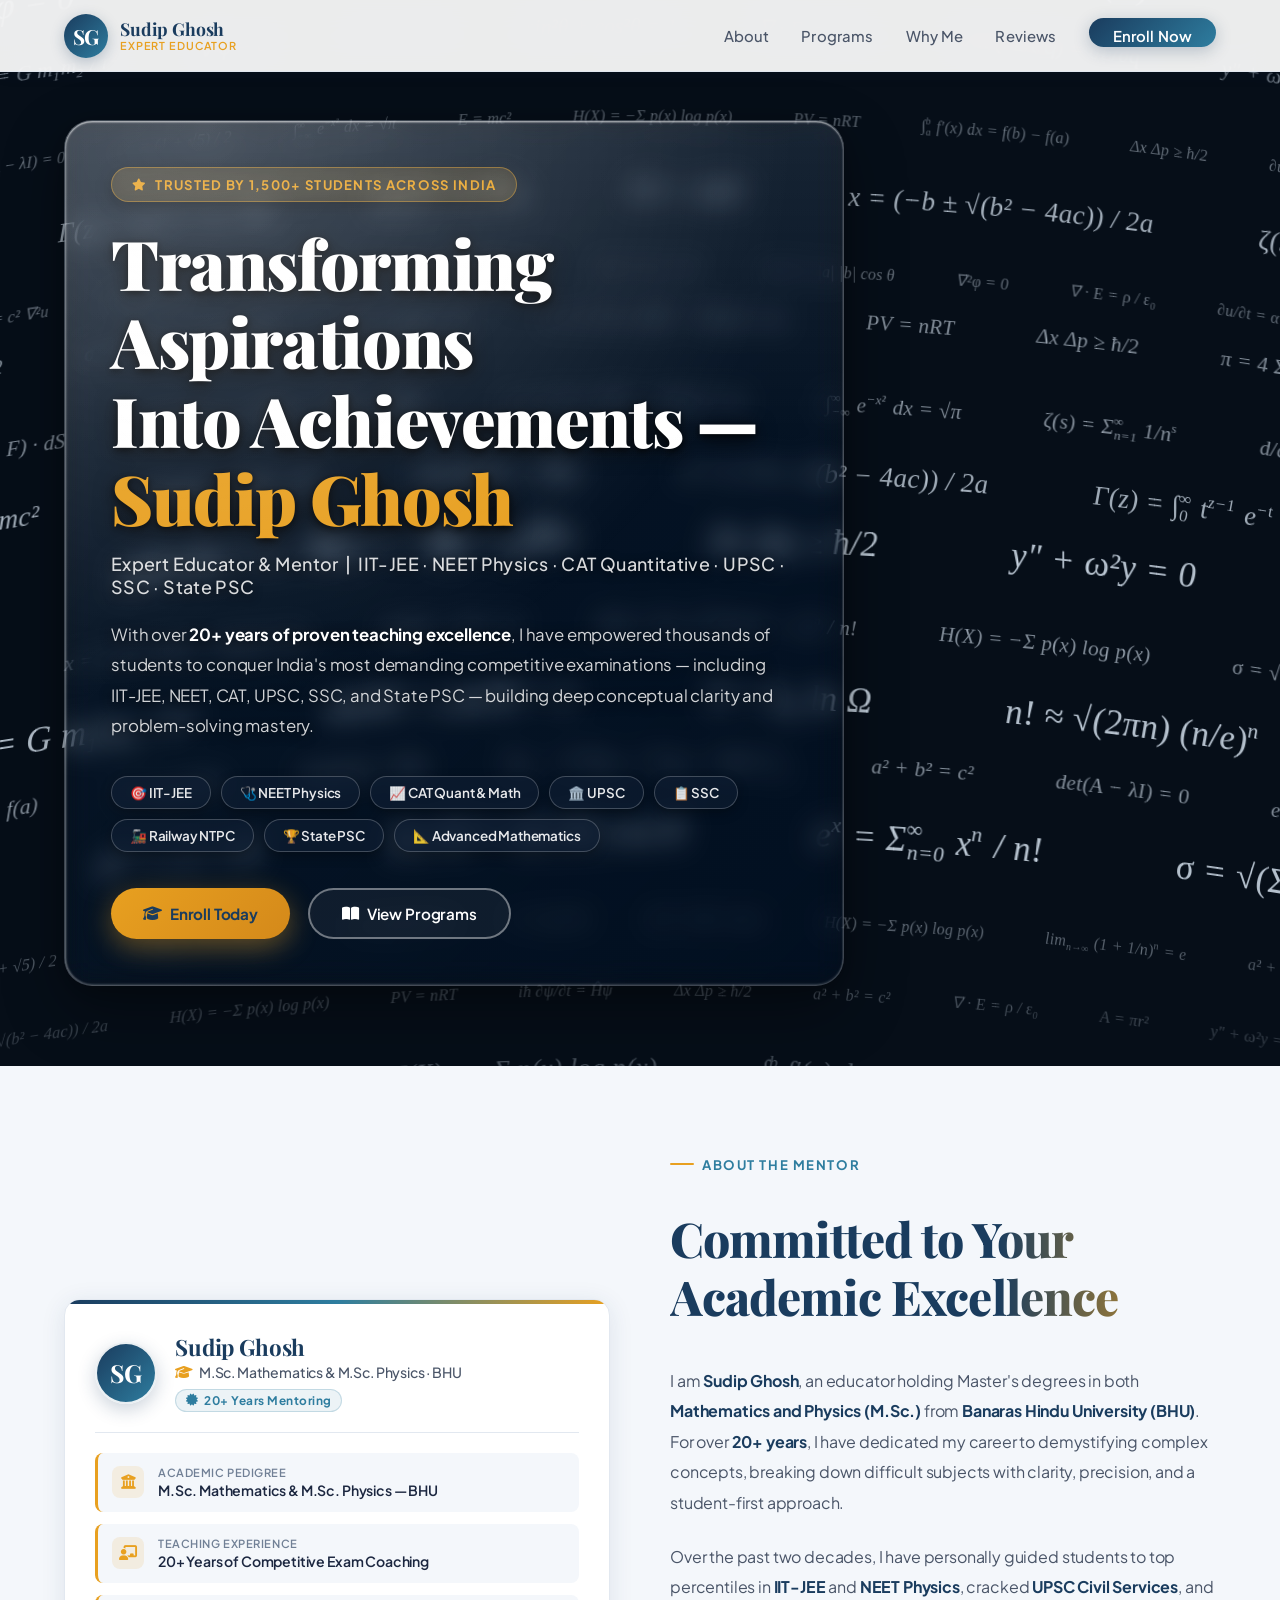
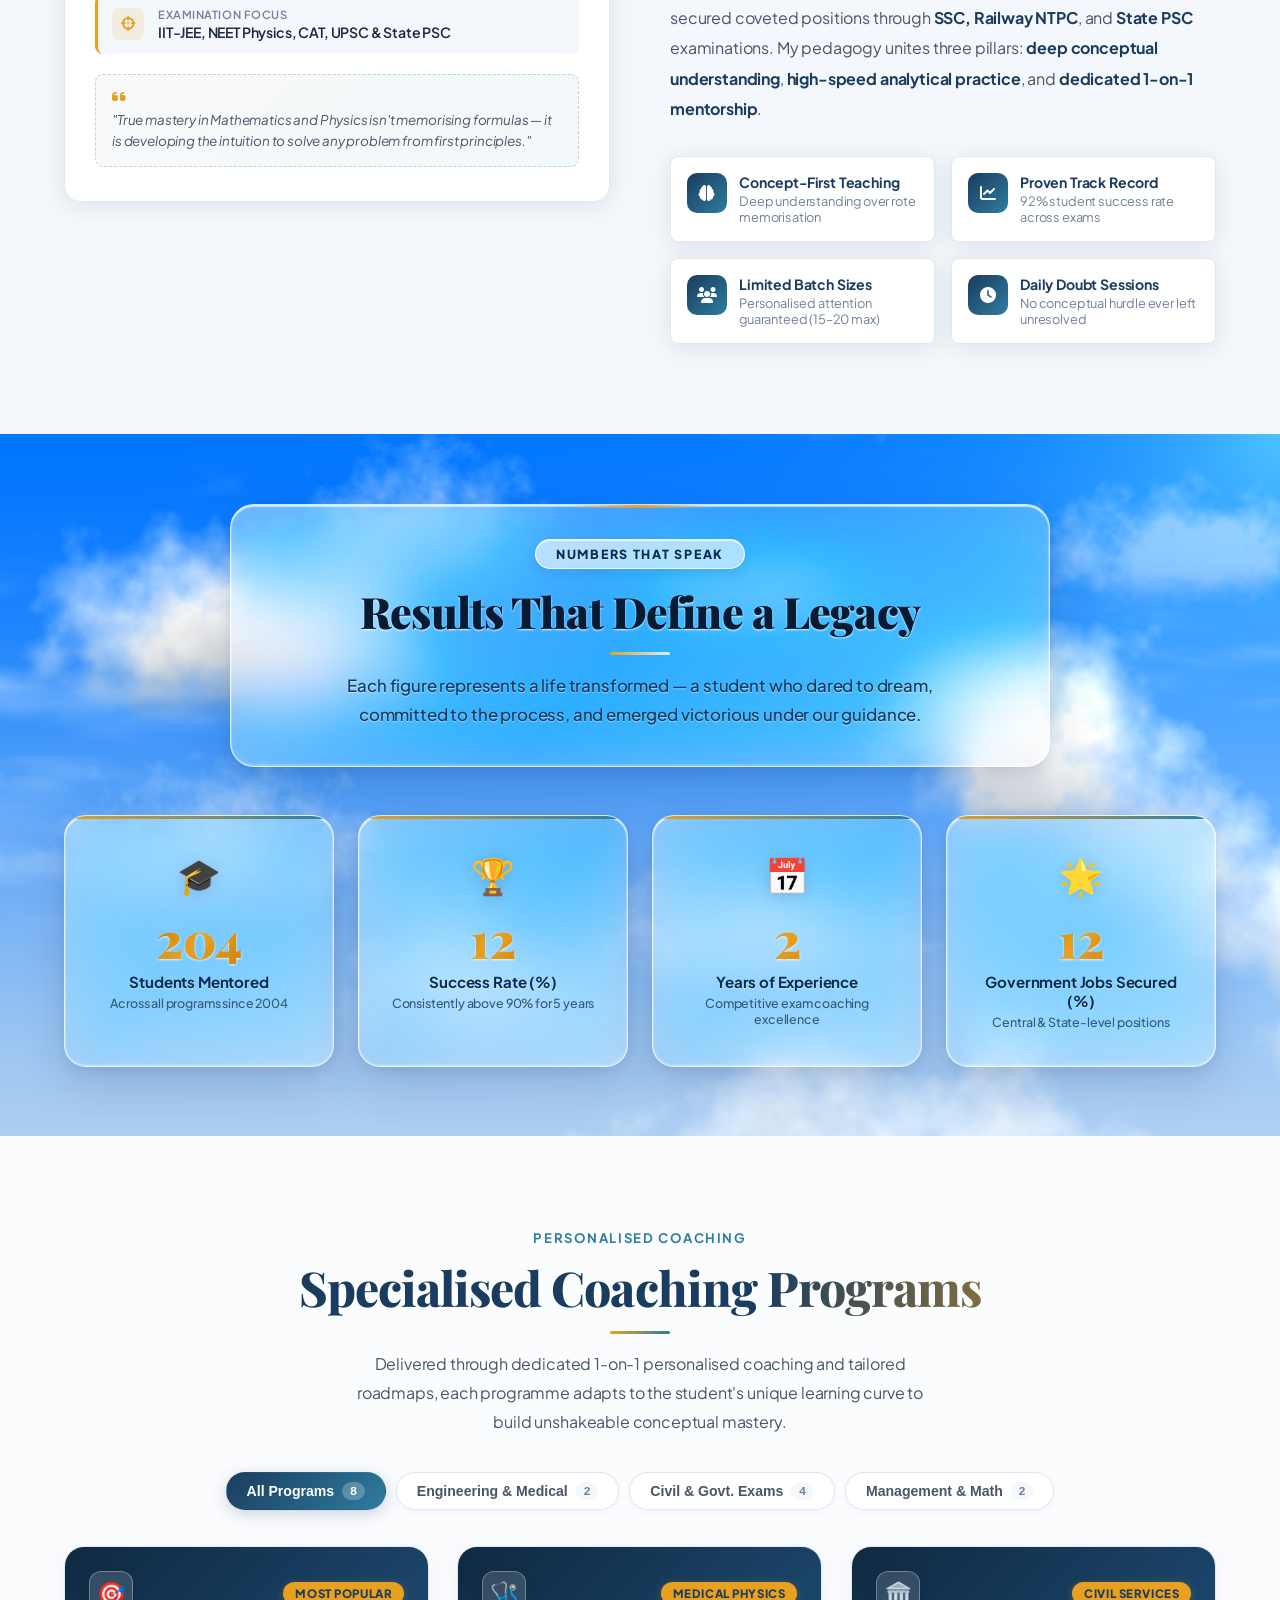
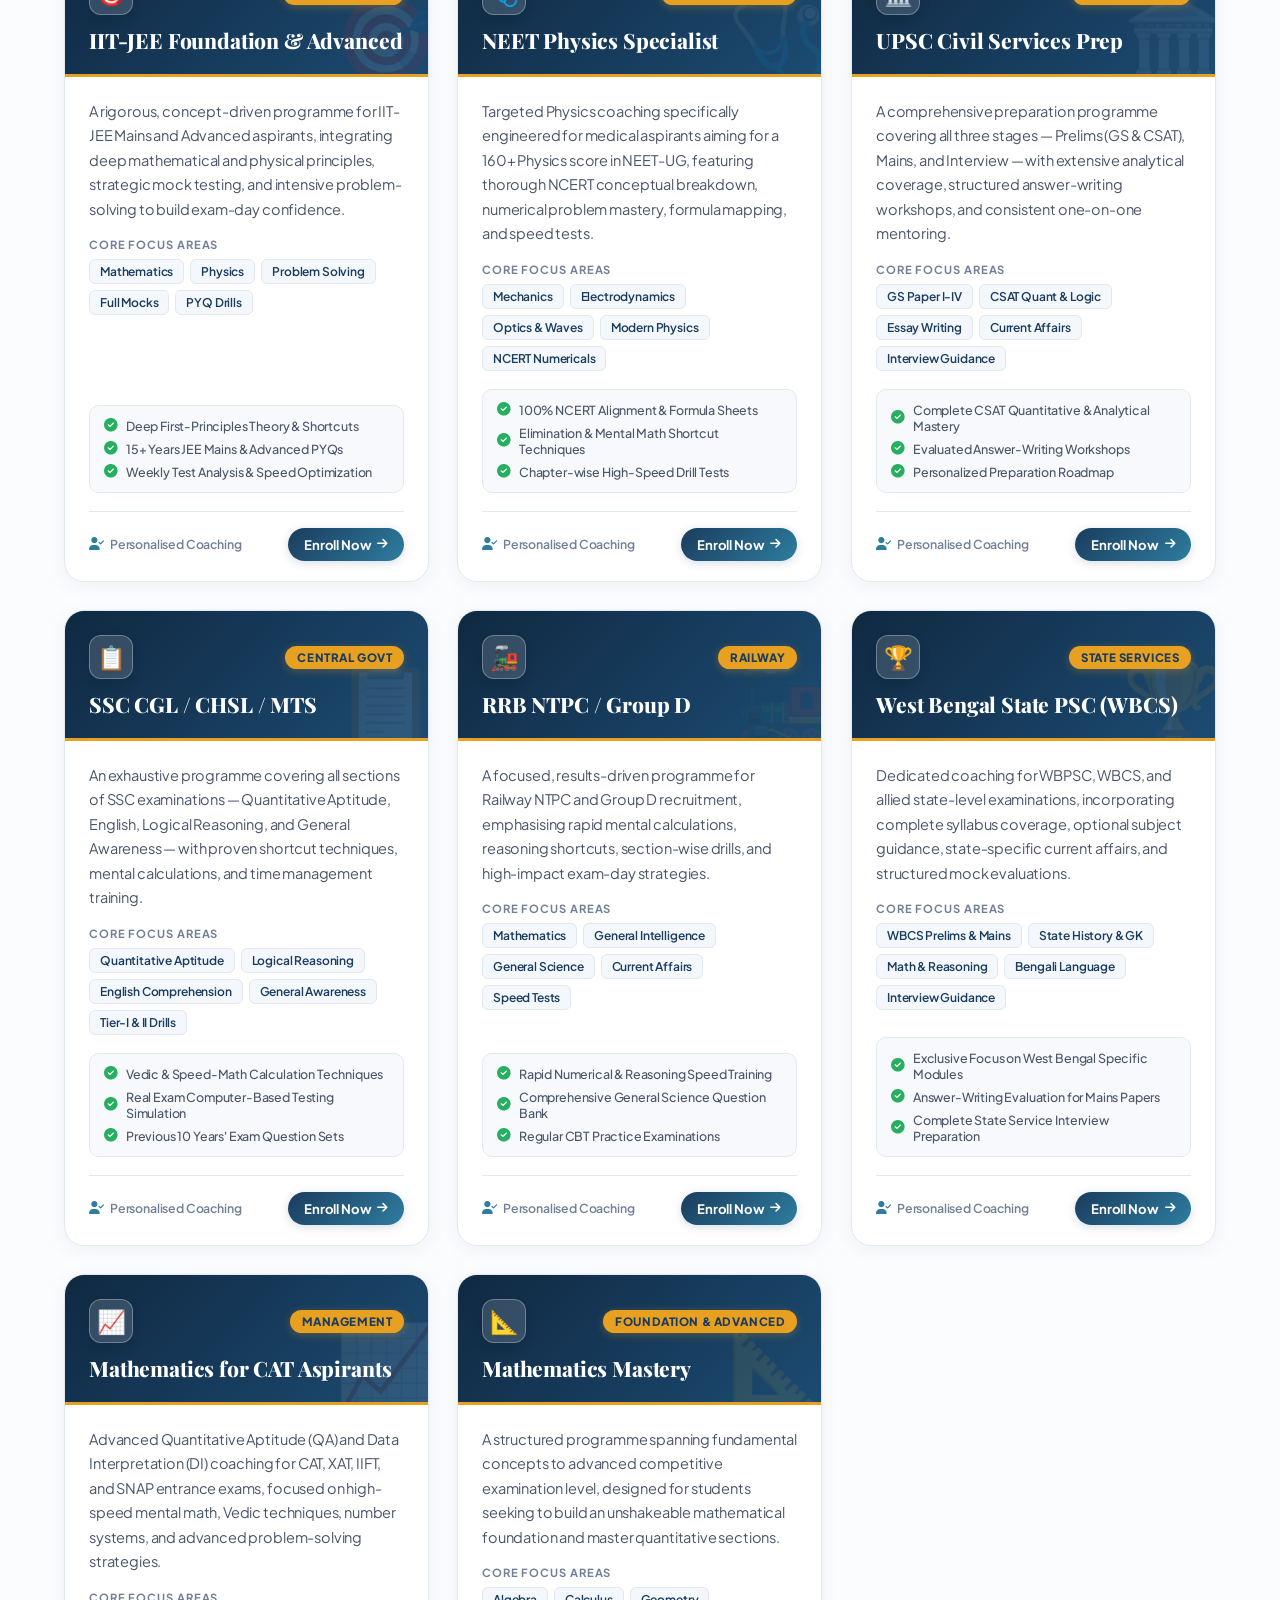
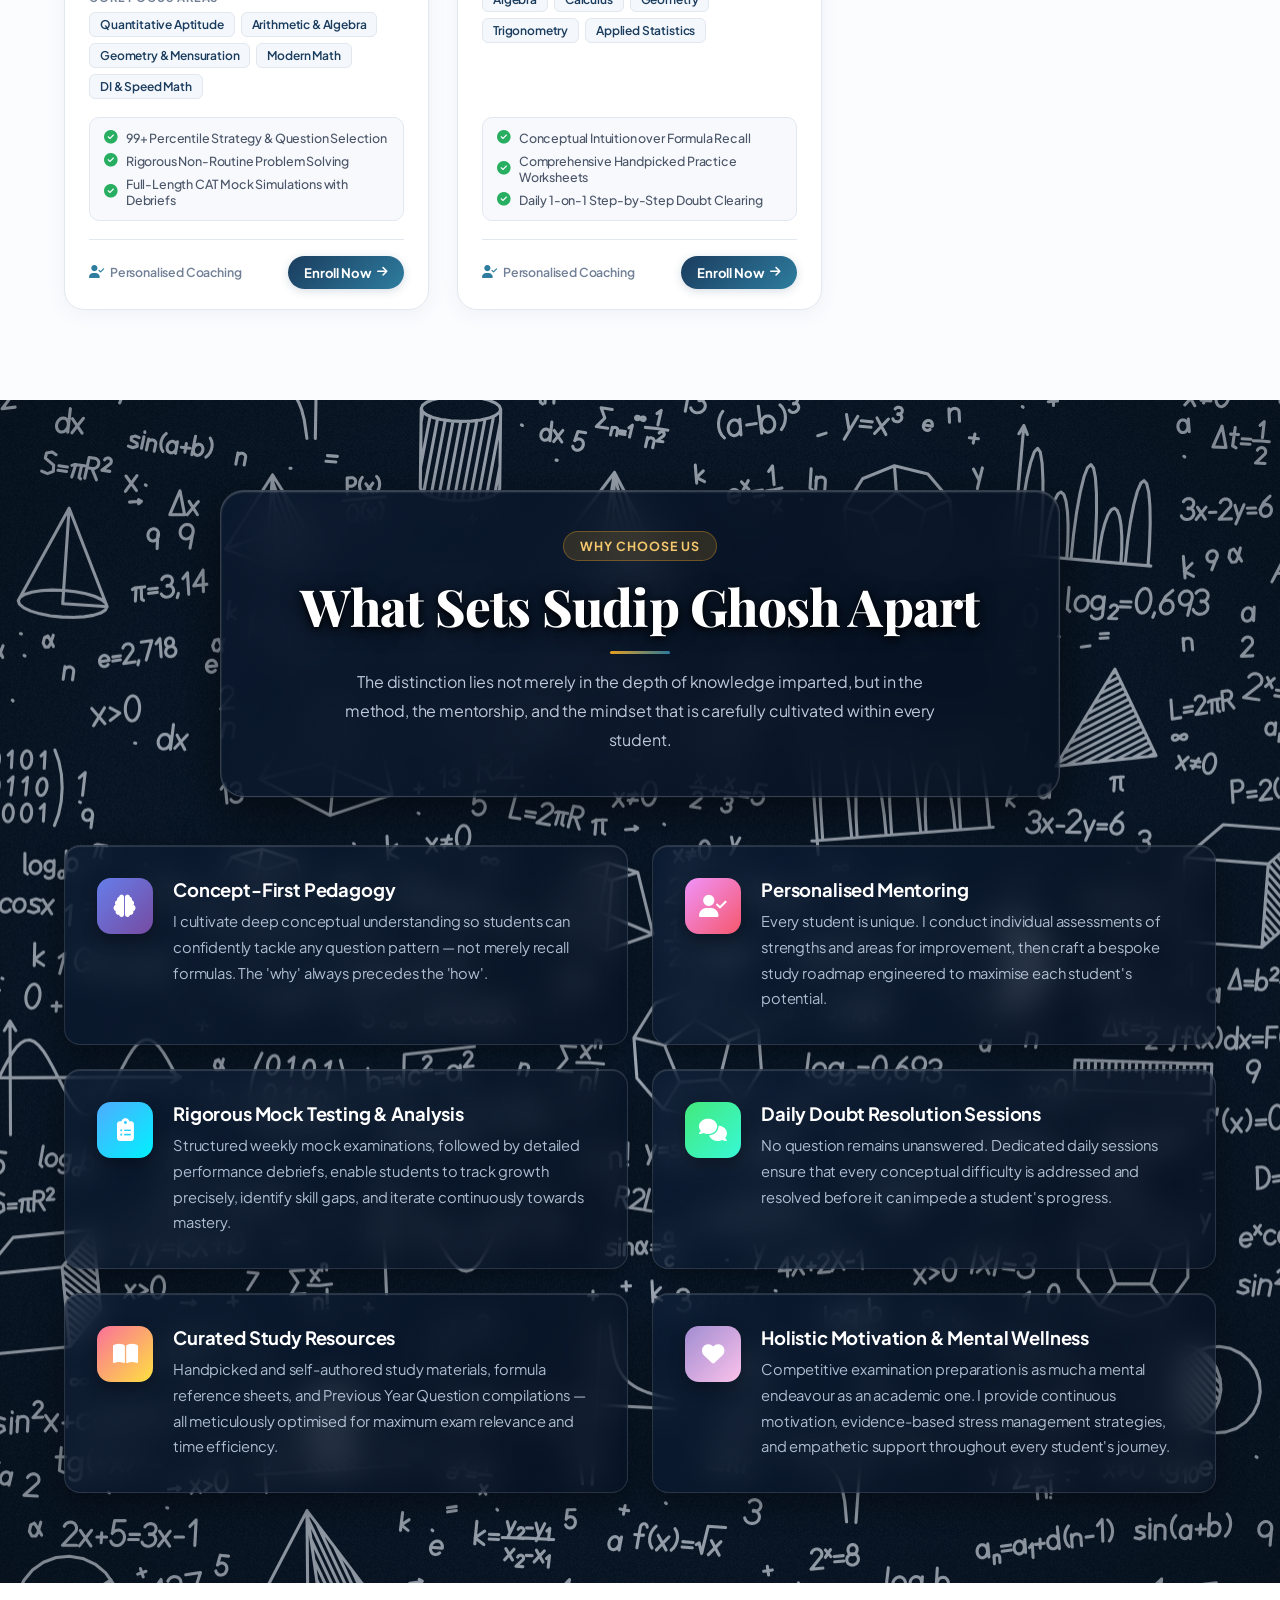
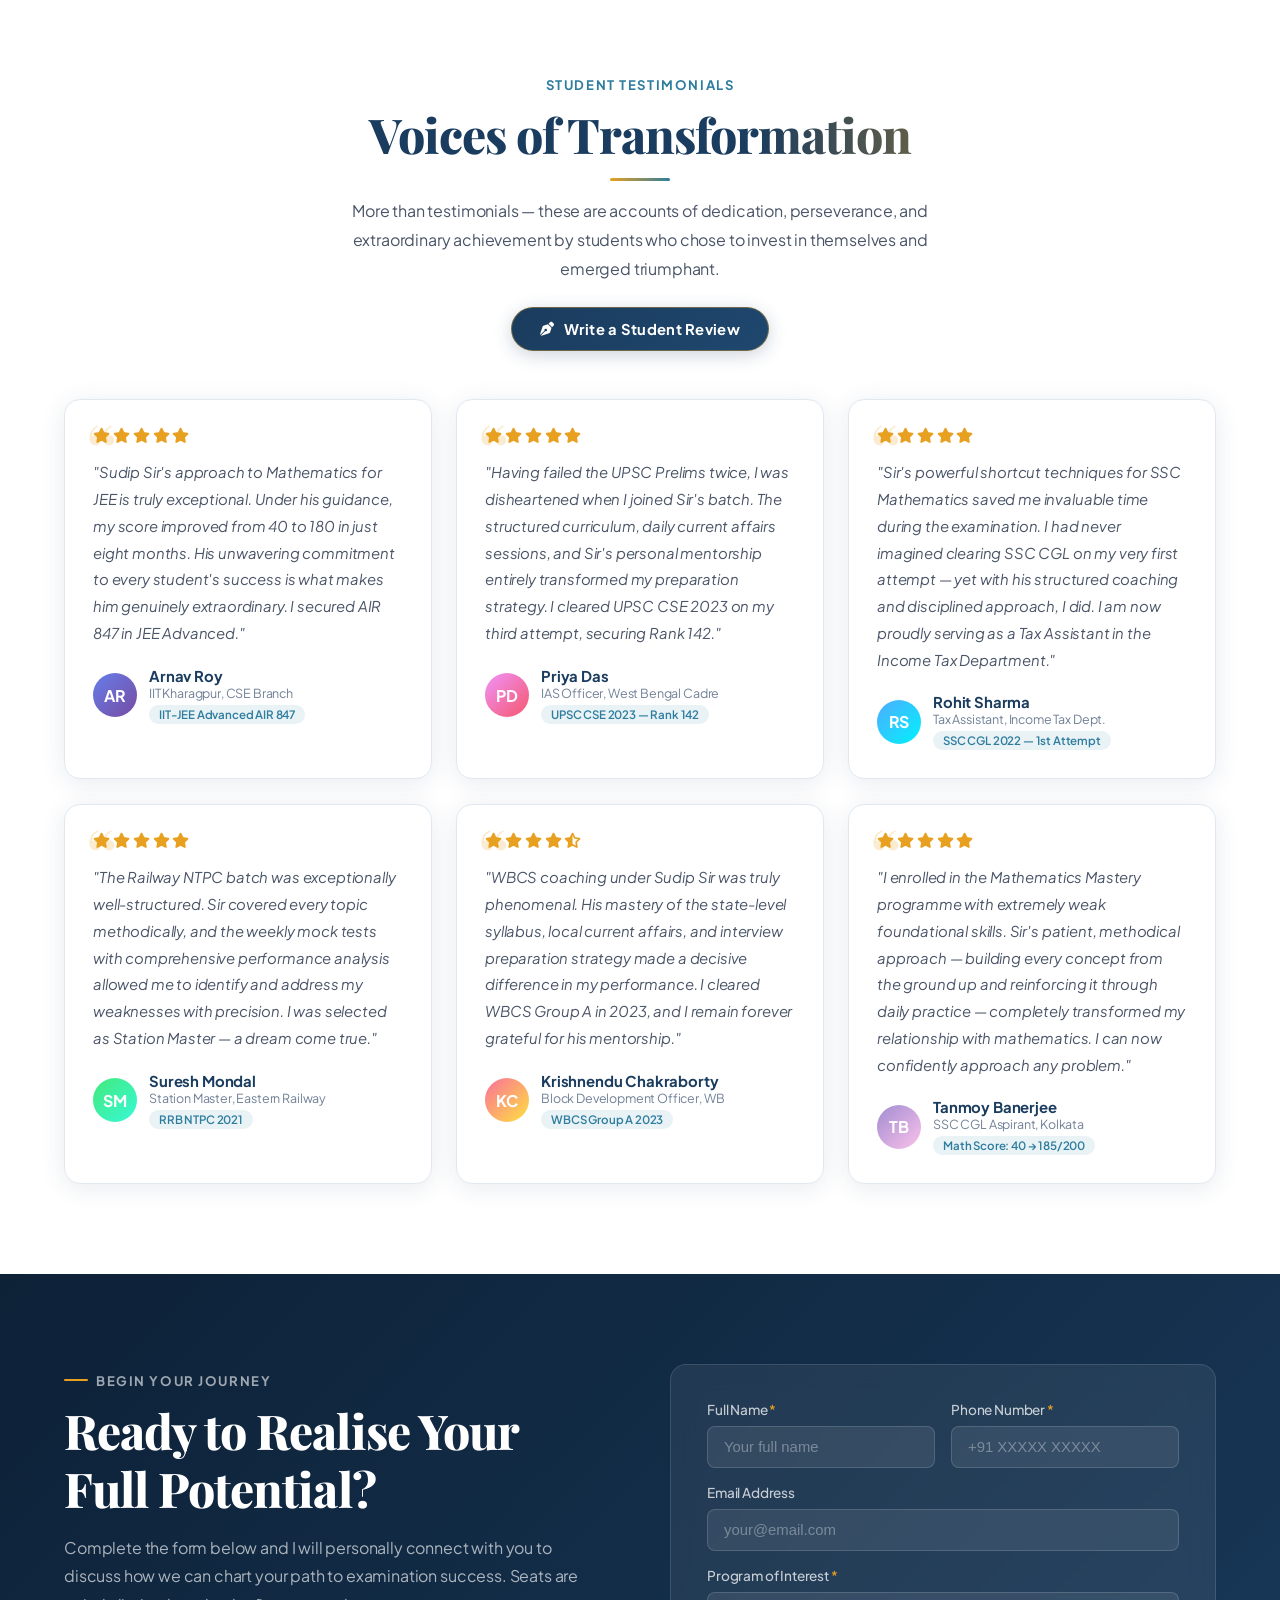
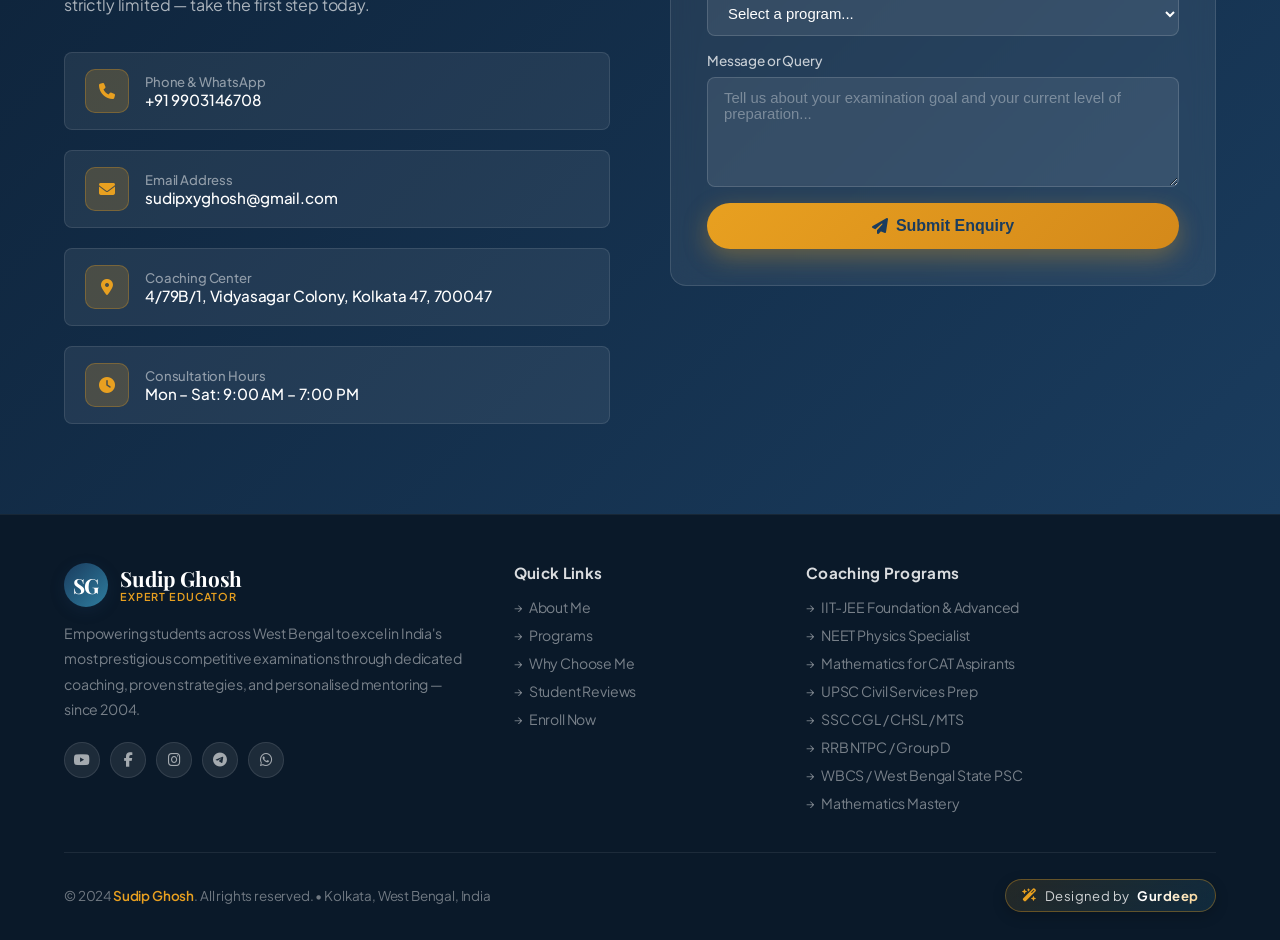
<file: index.html>
<!DOCTYPE html>
<html lang="en">
<head>
  <meta charset="UTF-8" />
  <meta name="viewport" content="width=device-width, initial-scale=1.0" />
  <title>Sudip Ghosh | Expert Educator & Mentor</title>
  <link rel="preconnect" href="https://fonts.googleapis.com" />
  <link rel="preconnect" href="https://fonts.gstatic.com" crossorigin />
  <link href="https://fonts.googleapis.com/css2?family=Cinzel:wght@500;600;700;800;900&family=Playfair+Display:ital,wght@0,500;0,600;0,700;0,800;0,900;1,600;1,700&family=Plus+Jakarta+Sans:wght@300;400;500;600;700;800&family=Poppins:wght@300;400;500;600;700&display=swap" rel="stylesheet" />
  <link rel="stylesheet" href="https://cdnjs.cloudflare.com/ajax/libs/font-awesome/6.5.0/css/all.min.css" />
  <link rel="stylesheet" href="cloud-sky.css" />
  <link rel="stylesheet" href="formula-stream.css" />
  <link rel="stylesheet" href="chalkflow-geometry.css" />
  <style>
    /* ===================== RESET & BASE ===================== */
    *, *::before, *::after { margin: 0; padding: 0; box-sizing: border-box; }
    html {
      scroll-behavior: smooth;
      font-size: 16px;
      overflow-x: hidden;
      width: 100%;
      max-width: 100%;
    }

    :root {
      --font-display: 'Cinzel', 'Playfair Display', serif;
      --font-heading: 'Playfair Display', serif;
      --font-body:    'Plus Jakarta Sans', 'Poppins', sans-serif;
      --primary:   #1a3c5e;
      --accent:    #e8a020;
      --accent2:   #2e7d9f;
      --light-bg:  #f4f7fb;
      --white:     #ffffff;
      --text-dark: #1c2740;
      --text-mid:  #4a5568;
      --text-light:#718096;
      --card-bg:   #ffffff;
      --border:    #e2e8f0;
      --shadow:    0 4px 24px rgba(26,60,94,0.10);
      --shadow-lg: 0 12px 48px rgba(26,60,94,0.16);
      --radius:    16px;
      --radius-sm: 8px;
      --transition: 0.35s cubic-bezier(.4,0,.2,1);
    }

    body {
      font-family: var(--font-body);
      background: var(--white);
      color: var(--text-dark);
      overflow-x: hidden;
      width: 100%;
      max-width: 100%;
      letter-spacing: -0.01em;
      position: relative;
    }

    /* ===================== SCROLLBAR ===================== */
    ::-webkit-scrollbar { width: 7px; }
    ::-webkit-scrollbar-track { background: var(--light-bg); }
    ::-webkit-scrollbar-thumb { background: var(--accent2); border-radius: 10px; }

    /* ===================== NAVBAR ===================== */
    nav {
      position: fixed; top: 0; left: 0; right: 0; z-index: 1000;
      display: flex; align-items: center; justify-content: space-between;
      padding: 0 5%; height: 72px;
      background: rgba(255,255,255,0.92);
      backdrop-filter: blur(16px);
      border-bottom: 1px solid var(--border);
      box-shadow: 0 2px 16px rgba(26,60,94,0.07);
      transition: var(--transition);
    }
    nav.scrolled {
      height: 62px;
      box-shadow: 0 4px 24px rgba(26,60,94,0.12);
    }
    .nav-logo {
      display: flex; align-items: center; gap: 12px; text-decoration: none;
    }
    .nav-logo-icon {
      width: 44px; height: 44px; border-radius: 50%;
      background: linear-gradient(135deg, var(--primary), var(--accent2));
      display: flex; align-items: center; justify-content: center;
      font-family: 'Playfair Display', serif;
      font-size: 1.3rem; font-weight: 700; color: #fff;
      box-shadow: 0 4px 14px rgba(26,60,94,0.25);
    }
    .nav-logo-text { display: flex; flex-direction: column; }
    .nav-logo-text span:first-child {
      font-family: 'Playfair Display', serif;
      font-size: 1.1rem; font-weight: 700; color: var(--primary); line-height: 1.1;
    }
    .nav-logo-text span:last-child {
      font-size: 0.68rem; color: var(--accent); font-weight: 600;
      letter-spacing: 0.08em; text-transform: uppercase;
    }
    .nav-links { display: flex; gap: 2rem; list-style: none; }
    .nav-links a {
      text-decoration: none; color: var(--text-mid); font-weight: 500;
      font-size: 0.93rem; letter-spacing: 0.01em;
      position: relative; padding-bottom: 2px; transition: color var(--transition);
    }
    .nav-links a::after {
      content: ''; position: absolute; bottom: -2px; left: 0; right: 0;
      height: 2px; background: var(--accent); border-radius: 2px;
      transform: scaleX(0); transition: transform var(--transition); transform-origin: left;
    }
    .nav-links a:hover { color: var(--primary); }
    .nav-links a:hover::after { transform: scaleX(1); }
    .nav-cta {
      background: linear-gradient(135deg, var(--primary), var(--accent2));
      color: #fff !important; padding: 9px 24px; border-radius: 50px;
      font-weight: 600 !important; box-shadow: 0 4px 16px rgba(26,60,94,0.25);
      transition: transform var(--transition), box-shadow var(--transition) !important;
    }
    .nav-cta::after { display: none !important; }
    .nav-cta:hover { transform: translateY(-2px) !important; box-shadow: 0 8px 24px rgba(26,60,94,0.35) !important; color: #fff !important; }
    .hamburger { display: none; flex-direction: column; gap: 5px; cursor: pointer; padding: 4px; }
    .hamburger span { display: block; width: 24px; height: 2px; background: var(--primary); border-radius: 2px; transition: var(--transition); }

    /* ===================== HERO ===================== */
    #hero {
      min-height: 100vh;
      display: flex; align-items: center;
      background: #060e18;
      position: relative; overflow: hidden;
      padding: 120px 4% 80px 5%;
    }
    .hero-content {
      display: flex;
      flex-direction: column;
      align-items: flex-start;
      width: 100%;
      max-width: 780px;
      margin: 0;
      position: relative;
      z-index: 2;
    }
    .hero-left {
      width: 100%;
      text-align: left;
      background: linear-gradient(135deg, rgba(255, 255, 255, 0.09) 0%, rgba(255, 255, 255, 0.02) 40%, rgba(6, 18, 36, 0.22) 100%);
      backdrop-filter: blur(14px) saturate(170%);
      -webkit-backdrop-filter: blur(14px) saturate(170%);
      border: 1px solid rgba(255, 255, 255, 0.22);
      border-radius: 28px;
      padding: clamp(30px, 4vw, 46px) clamp(26px, 4vw, 46px);
      box-shadow: 0 24px 60px rgba(0, 0, 0, 0.35),
                  0 4px 20px rgba(0, 0, 0, 0.2),
                  inset 0 1.5px 1.5px 0 rgba(255, 255, 255, 0.55),
                  inset 0 -1.5px 2px 0 rgba(255, 255, 255, 0.1),
                  inset 1.5px 0 2px 0 rgba(255, 255, 255, 0.25);
      position: relative;
      overflow: hidden;
    }
    .hero-left::after {
      content: '';
      position: absolute;
      inset: 0;
      border-radius: 28px;
      background: radial-gradient(circle at 18% 0%, rgba(255, 255, 255, 0.18) 0%, transparent 55%),
                  linear-gradient(180deg, rgba(255, 255, 255, 0.08) 0%, transparent 40%);
      pointer-events: none;
    }
    .hero-badge {
      display: inline-flex; align-items: center; gap: 8px;
      background: rgba(232,160,32,0.15); border: 1px solid rgba(232,160,32,0.45);
      color: var(--accent); padding: 8px 20px; border-radius: 50px;
      font-size: 0.82rem; font-weight: 700; letter-spacing: 0.1em;
      text-transform: uppercase; margin-bottom: 22px;
      backdrop-filter: blur(8px); -webkit-backdrop-filter: blur(8px);
      box-shadow: 0 4px 16px rgba(0,0,0,0.4);
      animation: fadeSlideUp 0.6s 0.1s both;
    }
    .hero-badge i { font-size: 0.75rem; }
    .hero-title {
      font-family: var(--font-heading);
      font-size: clamp(2.6rem, 5.4vw, 4.3rem);
      font-weight: 900; color: #fff; line-height: 1.14;
      margin-bottom: 14px;
      letter-spacing: -0.02em;
      text-shadow: 0 4px 20px rgba(0,0,0,0.9), 0 2px 6px rgba(0,0,0,0.8);
      animation: fadeSlideUp 0.6s 0.2s both;
    }
    .hero-title span { color: var(--accent); }
    .hero-subtitle {
      font-size: 1.12rem; color: rgba(255,255,255,0.85);
      font-weight: 500; margin-bottom: 22px; letter-spacing: 0.02em;
      text-shadow: 0 2px 10px rgba(0,0,0,0.8);
      animation: fadeSlideUp 0.6s 0.3s both;
    }
    .hero-desc {
      font-size: 1.05rem; color: rgba(255,255,255,0.82); line-height: 1.82;
      margin-bottom: 34px; max-width: 680px;
      text-shadow: 0 2px 12px rgba(0,0,0,0.9);
      animation: fadeSlideUp 0.6s 0.4s both;
    }
    .hero-tags {
      display: flex; flex-wrap: wrap; gap: 10px; margin-bottom: 36px;
      animation: fadeSlideUp 0.6s 0.5s both;
    }
    .hero-tag {
      background: rgba(15, 30, 52, 0.6); border: 1px solid rgba(255,255,255,0.22);
      color: rgba(255,255,255,0.9); padding: 7px 18px; border-radius: 50px;
      font-size: 0.84rem; font-weight: 600;
      backdrop-filter: blur(8px); -webkit-backdrop-filter: blur(8px);
      box-shadow: 0 4px 12px rgba(0,0,0,0.3);
    }
    .hero-buttons {
      display: flex; gap: 18px; flex-wrap: wrap;
      animation: fadeSlideUp 0.6s 0.6s both;
    }
    .btn-primary {
      display: inline-flex; align-items: center; gap: 8px;
      background: linear-gradient(135deg, var(--accent), #d4891a);
      color: var(--primary); padding: 14px 32px; border-radius: 50px;
      font-weight: 700; font-size: 0.95rem; text-decoration: none;
      box-shadow: 0 8px 28px rgba(232,160,32,0.4);
      transition: transform var(--transition), box-shadow var(--transition);
    }
    .btn-primary:hover { transform: translateY(-3px); box-shadow: 0 14px 40px rgba(232,160,32,0.5); }
    .btn-outline {
      display: inline-flex; align-items: center; gap: 8px;
      border: 2px solid rgba(255,255,255,0.4); color: #fff;
      padding: 14px 32px; border-radius: 50px; font-weight: 600;
      font-size: 0.95rem; text-decoration: none;
      transition: var(--transition); backdrop-filter: blur(8px);
      background: rgba(255,255,255,0.05);
    }
    .btn-outline:hover { background: rgba(255,255,255,0.15); border-color: rgba(255,255,255,0.7); transform: translateY(-3px); }
    .hero-image-wrap {
      display: none;
    }
    .hero-avatar {
      width: 300px; height: 380px; border-radius: 24px;
      background: linear-gradient(135deg, var(--accent2), var(--primary));
      display: flex; align-items: center; justify-content: center;
      position: relative; overflow: hidden;
      box-shadow: 0 20px 60px rgba(0,0,0,0.6);
      border: 1px solid rgba(255,255,255,0.12);
    }
    .hero-avatar-inner {
      font-family: 'Playfair Display', serif;
      font-size: 7rem; font-weight: 900; color: rgba(255,255,255,0.15);
      position: absolute;
    }
    .hero-avatar-initials {
      font-family: 'Playfair Display', serif;
      font-size: 5rem; font-weight: 900; color: rgba(255,255,255,0.9);
      position: relative; z-index: 1;
      text-shadow: 0 4px 20px rgba(0,0,0,0.3);
    }
    .hero-avatar-badge {
      position: absolute; bottom: -16px; left: 50%; transform: translateX(-50%);
      background: var(--accent); color: var(--primary);
      padding: 8px 24px; border-radius: 50px; font-weight: 700; font-size: 0.82rem;
      white-space: nowrap; box-shadow: 0 4px 16px rgba(232,160,32,0.4);
    }
    .hero-floating-stat {
      position: absolute; background: rgba(255,255,255,0.95);
      border-radius: 14px; padding: 12px 18px;
      box-shadow: 0 8px 32px rgba(0,0,0,0.2);
      display: flex; align-items: center; gap: 10px;
    }
    .hero-floating-stat:nth-child(2) { top: 24px; right: -40px; }
    .hero-floating-stat:nth-child(3) { bottom: 60px; left: -40px; }
    .fs-icon { width: 36px; height: 36px; border-radius: 10px; display: flex; align-items: center; justify-content: center; }
    .fs-icon.gold { background: rgba(232,160,32,0.15); }
    .fs-icon.blue { background: rgba(46,125,159,0.15); }
    .fs-icon i { font-size: 1rem; }
    .fs-icon.gold i { color: var(--accent); }
    .fs-icon.blue i { color: var(--accent2); }
    .fs-info { display: flex; flex-direction: column; }
    .fs-num { font-size: 1.2rem; font-weight: 800; color: var(--primary); line-height: 1; }
    .fs-label { font-size: 0.72rem; color: var(--text-light); font-weight: 500; }

    @keyframes fadeSlideUp {
      from { opacity: 0; transform: translateY(28px); }
      to   { opacity: 1; transform: translateY(0); }
    }
    @keyframes fadeSlideLeft {
      from { opacity: 0; transform: translateX(40px); }
      to   { opacity: 1; transform: translateX(0); }
    }

    /* ===================== SECTION BASE ===================== */
    section { padding: 90px 5%; }
    .section-label {
      display: inline-flex; align-items: center; gap: 8px;
      color: var(--accent2); font-size: 0.82rem; font-weight: 700;
      letter-spacing: 0.12em; text-transform: uppercase; margin-bottom: 12px;
    }
    .section-label::before {
      content: ''; display: block; width: 24px; height: 2px;
      background: var(--accent); border-radius: 2px;
    }
    .section-title {
      font-family: var(--font-heading);
      font-size: clamp(2.1rem, 4.2vw, 3rem);
      font-weight: 800; color: var(--primary); line-height: 1.22; margin-bottom: 16px;
      letter-spacing: -0.02em;
    }
    .section-desc {
      font-size: 1rem; color: var(--text-mid); line-height: 1.8; max-width: 600px;
    }
    .text-center { text-align: center; }
    .text-center .section-label { justify-content: center; }
    .text-center .section-label::before { display: none; }
    .text-center .section-title::after {
      content: ''; display: block; width: 56px; height: 3px;
      background: linear-gradient(90deg, var(--accent), var(--accent2));
      border-radius: 2px; margin: 14px auto 0;
    }
    .text-center .section-desc { margin: 0 auto; }
    .container { width: 100%; max-width: 1200px; margin: 0 auto; }

    /* ===================== ABOUT ===================== */
    #about { background: var(--light-bg); }
    .about-grid {
      display: grid; grid-template-columns: 1fr 1fr;
      gap: 60px; align-items: center;
    }
    .about-left { display: flex; flex-direction: column; }
    .mentor-profile-card {
      background: var(--white);
      border-radius: var(--radius);
      padding: 34px 30px;
      box-shadow: var(--shadow);
      border: 1px solid var(--border);
      display: flex;
      flex-direction: column;
      gap: 20px;
      position: relative;
      overflow: hidden;
    }
    .mentor-profile-card::before {
      content: '';
      position: absolute;
      top: 0; left: 0; right: 0;
      height: 4px;
      background: linear-gradient(90deg, var(--primary), var(--accent2), var(--accent));
    }
    .mp-header {
      display: flex;
      align-items: center;
      gap: 18px;
    }
    .mp-avatar {
      width: 62px;
      height: 62px;
      border-radius: 50%;
      background: linear-gradient(135deg, var(--primary), var(--accent2));
      color: #fff;
      display: flex;
      align-items: center;
      justify-content: center;
      font-family: 'Playfair Display', serif;
      font-size: 1.55rem;
      font-weight: 700;
      box-shadow: 0 6px 18px rgba(26, 60, 94, 0.22);
      flex-shrink: 0;
      border: 2px solid rgba(255, 255, 255, 0.9);
    }
    .mp-meta h3 {
      font-family: 'Playfair Display', serif;
      font-size: 1.4rem;
      font-weight: 700;
      color: var(--primary);
      margin-bottom: 3px;
      line-height: 1.2;
    }
    .mp-degree {
      font-size: 0.88rem;
      color: var(--text-mid);
      font-weight: 500;
      margin-bottom: 6px;
      display: flex;
      align-items: center;
      gap: 6px;
    }
    .mp-degree i { color: var(--accent); }
    .mp-badge {
      display: inline-flex;
      align-items: center;
      gap: 6px;
      font-size: 0.74rem;
      font-weight: 700;
      letter-spacing: 0.04em;
      color: var(--accent2);
      background: rgba(46, 125, 159, 0.09);
      border: 1px solid rgba(46, 125, 159, 0.22);
      padding: 3px 10px;
      border-radius: 20px;
    }
    .mp-divider {
      height: 1px;
      background: var(--border);
      width: 100%;
    }
    .mp-details {
      display: flex;
      flex-direction: column;
      gap: 12px;
    }
    .mp-detail-item {
      display: flex;
      align-items: center;
      gap: 14px;
      background: var(--light-bg);
      border-radius: var(--radius-sm);
      padding: 12px 14px;
      border-left: 3px solid var(--accent);
      transition: var(--transition);
    }
    .mp-detail-item:hover {
      background: #edf2f8;
      transform: translateX(3px);
    }
    .mp-detail-icon {
      width: 32px;
      height: 32px;
      border-radius: 8px;
      background: rgba(232, 160, 32, 0.12);
      display: flex;
      align-items: center;
      justify-content: center;
      color: var(--accent);
      font-size: 0.92rem;
      flex-shrink: 0;
    }
    .mp-detail-info {
      display: flex;
      flex-direction: column;
    }
    .mp-label {
      font-size: 0.7rem;
      text-transform: uppercase;
      letter-spacing: 0.05em;
      color: var(--text-light);
      font-weight: 600;
      margin-bottom: 2px;
    }
    .mp-detail-info strong {
      font-size: 0.88rem;
      color: var(--text-dark);
      font-weight: 600;
      line-height: 1.35;
    }
    .mp-quote {
      background: linear-gradient(135deg, rgba(26, 60, 94, 0.03), rgba(46, 125, 159, 0.06));
      border: 1px dashed rgba(46, 125, 159, 0.28);
      border-radius: var(--radius-sm);
      padding: 14px 16px;
      position: relative;
    }
    .mp-quote i {
      color: var(--accent);
      font-size: 0.95rem;
      margin-bottom: 6px;
      display: block;
    }
    .mp-quote p {
      font-size: 0.84rem;
      color: var(--text-mid);
      font-style: italic;
      line-height: 1.55;
    }
    .about-right { display: flex; flex-direction: column; gap: 24px; }
    .about-para {
      font-size: 1rem; color: var(--text-mid); line-height: 1.9;
    }
    .about-para strong { color: var(--primary); }
    .about-highlights {
      display: grid; grid-template-columns: 1fr 1fr; gap: 16px; margin-top: 8px;
    }
    .hl-item {
      display: flex; align-items: flex-start; gap: 12px;
      background: var(--white); border-radius: var(--radius-sm);
      padding: 16px; box-shadow: var(--shadow); border: 1px solid var(--border);
    }
    .hl-icon {
      width: 40px; height: 40px; border-radius: 10px;
      background: linear-gradient(135deg, var(--primary), var(--accent2));
      display: flex; align-items: center; justify-content: center;
      color: #fff; font-size: 1rem; flex-shrink: 0;
    }
    .hl-text h4 { font-size: 0.88rem; font-weight: 700; color: var(--primary); margin-bottom: 2px; }
    .hl-text p { font-size: 0.8rem; color: var(--text-light); }

    /* ===================== STATS (LIQUID GLASS ON CLOUD SKY) ===================== */
    #stats {
      background: #0075FF;
      position: relative;
      overflow: hidden;
      padding: 70px 5%;
    }
    #stats .container {
      position: relative;
      z-index: 1;
    }
    .stats-heading {
      color: #071b34;
      margin: 0 auto 48px;
      max-width: 820px;
      background: linear-gradient(135deg, rgba(255, 255, 255, 0.42) 0%, rgba(255, 255, 255, 0.18) 50%, rgba(255, 255, 255, 0.32) 100%);
      border: 1px solid rgba(255, 255, 255, 0.7);
      border-radius: 24px;
      padding: 34px 44px 36px;
      backdrop-filter: blur(28px) saturate(190%);
      -webkit-backdrop-filter: blur(28px) saturate(190%);
      box-shadow: 0 20px 50px rgba(0, 30, 80, 0.16),
                  0 4px 16px rgba(0, 15, 50, 0.08),
                  inset 0 1.5px 1.5px 0 rgba(255, 255, 255, 0.95),
                  inset 0 -1.5px 2px 0 rgba(255, 255, 255, 0.3);
      position: relative;
    }
    .stats-heading::before {
      content: '';
      position: absolute;
      top: 0;
      left: 50%;
      transform: translateX(-50%);
      width: 140px;
      height: 3px;
      background: linear-gradient(90deg, transparent, var(--accent), transparent);
      border-radius: 2px;
    }
    .stats-heading .section-label {
      color: #0b2c50;
      background: rgba(255, 255, 255, 0.55);
      border: 1px solid rgba(255, 255, 255, 0.85);
      padding: 6px 20px;
      border-radius: 50px;
      display: inline-flex;
      margin-bottom: 16px;
      font-size: 0.78rem;
      font-weight: 800;
      letter-spacing: 0.14em;
      text-transform: uppercase;
      box-shadow: 0 4px 12px rgba(0, 30, 80, 0.08), inset 0 1px 1px rgba(255, 255, 255, 0.9);
      backdrop-filter: blur(12px);
      -webkit-backdrop-filter: blur(12px);
    }
    .stats-heading .section-title {
      color: #071b34;
      font-size: clamp(2rem, 3.8vw, 2.7rem);
      font-weight: 900;
      margin-bottom: 12px;
      text-shadow: 0 1px 2px rgba(255, 255, 255, 0.9);
    }
    .stats-heading .section-title::after {
      background: linear-gradient(90deg, var(--accent), rgba(255,255,255,0.8));
      margin: 14px auto 16px;
    }
    .stats-heading .section-desc {
      color: #16365a;
      font-size: 1.05rem;
      font-weight: 500;
      line-height: 1.75;
      text-shadow: 0 1px 1px rgba(255, 255, 255, 0.5);
    }
    .stats-grid {
      display: grid; grid-template-columns: repeat(4, 1fr);
      gap: 24px;
    }
    .stat-card {
      background: linear-gradient(135deg, rgba(255, 255, 255, 0.36) 0%, rgba(255, 255, 255, 0.16) 50%, rgba(255, 255, 255, 0.28) 100%);
      border: 1px solid rgba(255, 255, 255, 0.7);
      border-radius: 22px; padding: 36px 24px; text-align: center;
      position: relative; overflow: hidden;
      transition: transform var(--transition), background var(--transition), box-shadow var(--transition), border-color var(--transition);
      backdrop-filter: blur(26px) saturate(190%);
      -webkit-backdrop-filter: blur(26px) saturate(190%);
      box-shadow: 0 18px 45px rgba(0, 30, 80, 0.14),
                  0 4px 16px rgba(0, 15, 50, 0.08),
                  inset 0 1.5px 1.5px 0 rgba(255, 255, 255, 0.95),
                  inset 0 -1.5px 2px 0 rgba(255, 255, 255, 0.3);
    }
    .stat-card:hover {
      transform: translateY(-8px) scale(1.01);
      background: linear-gradient(135deg, rgba(255, 255, 255, 0.48) 0%, rgba(255, 255, 255, 0.24) 50%, rgba(255, 255, 255, 0.38) 100%);
      border-color: rgba(255, 255, 255, 0.95);
      box-shadow: 0 24px 60px rgba(0, 35, 90, 0.22),
                  0 8px 24px rgba(0, 20, 60, 0.12),
                  inset 0 2px 1.5px 0 rgba(255, 255, 255, 1),
                  inset 0 -2px 3px 0 rgba(255, 255, 255, 0.4);
    }
    .stat-card::before {
      content: ''; position: absolute; top: 0; left: 0; right: 0; height: 3px;
      background: linear-gradient(90deg, var(--accent), var(--accent2));
    }
    .stat-icon { font-size: 2.2rem; margin-bottom: 16px; filter: drop-shadow(0 2px 8px rgba(0, 30, 80, 0.16)); }
    .stat-num {
      font-family: 'Playfair Display', serif;
      font-size: 3.1rem; font-weight: 900;
      color: #b36e00;
      background: linear-gradient(135deg, #995c00 0%, #e8a020 50%, #b36e00 100%);
      -webkit-background-clip: text;
      -webkit-text-fill-color: transparent;
      line-height: 1; margin-bottom: 8px;
      filter: drop-shadow(0 1px 1px rgba(255, 255, 255, 0.8));
    }
    .stat-label { font-size: 0.94rem; color: #0b2b4f; font-weight: 700; text-shadow: 0 1px 1px rgba(255, 255, 255, 0.4); }
    .stat-sub { font-size: 0.78rem; color: #36587c; margin-top: 4px; font-weight: 500; }

    /* ===================== COURSES / EXAMS ===================== */
    #courses { background: #fbfcfe; position: relative; }
    
    /* Category Filter Tabs */
    .course-filter-wrap {
      display: flex;
      justify-content: center;
      flex-wrap: wrap;
      gap: 10px;
      margin: 36px auto 10px;
      max-width: 860px;
    }
    .filter-btn {
      background: var(--white);
      border: 1px solid var(--border);
      color: var(--text-mid);
      font-size: 0.88rem;
      font-weight: 600;
      padding: 9px 20px;
      border-radius: 50px;
      cursor: pointer;
      transition: all 0.3s cubic-bezier(.4,0,.2,1);
      display: inline-flex;
      align-items: center;
      gap: 8px;
      box-shadow: 0 2px 8px rgba(26,60,94,0.04);
    }
    .filter-btn:hover {
      border-color: var(--accent2);
      color: var(--primary);
      transform: translateY(-2px);
      box-shadow: 0 4px 14px rgba(26,60,94,0.08);
    }
    .filter-btn.active {
      background: linear-gradient(135deg, var(--primary), var(--accent2));
      color: #fff;
      border-color: transparent;
      box-shadow: 0 4px 16px rgba(26,60,94,0.22);
    }
    .filter-btn .filter-count {
      padding: 2px 8px;
      border-radius: 20px;
      font-size: 0.74rem;
      font-weight: 700;
      background: rgba(255,255,255,0.24);
      color: #fff;
    }
    .filter-btn:not(.active) .filter-count {
      background: var(--light-bg);
      color: var(--text-light);
    }

    .courses-grid {
      display: grid;
      grid-template-columns: repeat(3, 1fr);
      gap: 28px;
      margin-top: 36px;
    }
    .course-card {
      background: var(--card-bg);
      border-radius: 20px;
      border: 1px solid var(--border);
      overflow: hidden;
      box-shadow: 0 4px 20px rgba(26,60,94,0.06);
      transition: transform 0.35s cubic-bezier(.34,1.56,.64,1), box-shadow 0.35s ease, border-color 0.3s ease;
      display: flex;
      flex-direction: column;
      position: relative;
    }
    .course-card:hover {
      transform: translateY(-8px);
      box-shadow: 0 20px 48px rgba(26,60,94,0.14);
      border-color: rgba(46, 125, 159, 0.4);
    }

    .course-header {
      padding: 24px 24px 20px;
      background: linear-gradient(135deg, #102942 0%, #1c4b72 100%);
      position: relative;
      overflow: hidden;
      border-bottom: 3px solid var(--accent);
    }
    .course-header-top {
      display: flex;
      justify-content: space-between;
      align-items: center;
      margin-bottom: 12px;
      position: relative;
      z-index: 1;
    }
    .course-icon-badge {
      width: 44px;
      height: 44px;
      border-radius: 12px;
      background: rgba(255,255,255,0.15);
      backdrop-filter: blur(8px);
      -webkit-backdrop-filter: blur(8px);
      border: 1px solid rgba(255,255,255,0.3);
      display: flex;
      align-items: center;
      justify-content: center;
      font-size: 1.45rem;
      box-shadow: 0 4px 12px rgba(0,0,0,0.12);
    }
    .course-tag {
      background: var(--accent);
      color: var(--primary);
      font-size: 0.72rem;
      font-weight: 800;
      padding: 4px 12px;
      border-radius: 50px;
      letter-spacing: 0.05em;
      text-transform: uppercase;
      box-shadow: 0 2px 8px rgba(232, 160, 32, 0.3);
    }
    .course-header h3 {
      font-family: 'Playfair Display', serif;
      font-size: 1.32rem;
      font-weight: 800;
      color: #fff;
      line-height: 1.28;
      position: relative;
      z-index: 1;
    }
    .course-header::after {
      content: attr(data-icon);
      position: absolute;
      right: -10px;
      bottom: -15px;
      font-size: 5.2rem;
      opacity: 0.09;
      pointer-events: none;
      user-select: none;
    }

    .course-body {
      padding: 22px 24px 20px;
      flex: 1;
      display: flex;
      flex-direction: column;
    }
    .course-body p {
      color: var(--text-mid);
      font-size: 0.91rem;
      line-height: 1.68;
      margin-bottom: 16px;
    }
    .course-subjects-title {
      font-size: 0.7rem;
      text-transform: uppercase;
      letter-spacing: 0.08em;
      font-weight: 700;
      color: var(--text-light);
      margin-bottom: 8px;
    }
    .course-subjects {
      display: flex;
      flex-wrap: wrap;
      gap: 6px;
      margin-bottom: 18px;
    }
    .course-subj {
      background: var(--light-bg);
      color: var(--primary);
      font-size: 0.75rem;
      font-weight: 600;
      padding: 4px 10px;
      border-radius: 6px;
      border: 1px solid #e1e8f0;
      transition: var(--transition);
    }
    .course-card:hover .course-subj {
      border-color: rgba(46, 125, 159, 0.3);
      background: #eef4fb;
    }

    .course-perks {
      display: flex;
      flex-direction: column;
      gap: 7px;
      margin-top: auto;
      margin-bottom: 18px;
      padding: 12px 14px;
      background: #f7f9fc;
      border-radius: 10px;
      border: 1px solid var(--border);
    }
    .course-perk {
      display: flex;
      align-items: center;
      gap: 8px;
      font-size: 0.78rem;
      color: var(--text-mid);
      font-weight: 500;
    }
    .course-perk i {
      color: #27ae60;
      font-size: 0.85rem;
      flex-shrink: 0;
    }

    /* Course Footer / Action Bar */
    .course-footer {
      display: flex;
      align-items: center;
      justify-content: space-between;
      gap: 12px;
      padding-top: 16px;
      border-top: 1px solid var(--border);
    }
    .course-delivery {
      display: flex;
      align-items: center;
      gap: 6px;
      font-size: 0.77rem;
      color: var(--text-light);
      font-weight: 600;
    }
    .course-delivery i {
      color: var(--accent2);
    }
    .btn-course-cta {
      display: inline-flex;
      align-items: center;
      gap: 6px;
      background: linear-gradient(135deg, var(--primary), var(--accent2));
      color: #fff;
      font-size: 0.82rem;
      font-weight: 700;
      padding: 8px 16px;
      border-radius: 50px;
      text-decoration: none;
      transition: var(--transition);
      box-shadow: 0 2px 10px rgba(26,60,94,0.18);
    }
    .btn-course-cta:hover {
      background: linear-gradient(135deg, var(--accent2), var(--accent));
      color: #fff;
      transform: translateY(-2px);
      box-shadow: 0 4px 14px rgba(232, 160, 32, 0.35);
    }
    .btn-course-cta i {
      font-size: 0.75rem;
      transition: transform var(--transition);
    }
    .btn-course-cta:hover i {
      transform: translateX(3px);
    }

    /* ===================== WHY CHOOSE ===================== */
    #why { background: var(--light-bg); }
    .why-grid {
      display: grid; grid-template-columns: repeat(2, 1fr);
      gap: 24px; margin-top: 48px;
    }
    .why-card {
      background: var(--white); border-radius: var(--radius);
      padding: 32px; border: 1px solid var(--border); box-shadow: var(--shadow);
      display: flex; gap: 20px; align-items: flex-start;
      transition: transform var(--transition), box-shadow var(--transition);
    }
    .why-card:hover { transform: translateY(-4px); box-shadow: var(--shadow-lg); }
    .why-icon {
      width: 56px; height: 56px; border-radius: 14px; flex-shrink: 0;
      display: flex; align-items: center; justify-content: center;
      font-size: 1.4rem; color: #fff;
    }
    .wi-1 { background: linear-gradient(135deg, #667eea, #764ba2); }
    .wi-2 { background: linear-gradient(135deg, #f093fb, #f5576c); }
    .wi-3 { background: linear-gradient(135deg, #4facfe, #00f2fe); }
    .wi-4 { background: linear-gradient(135deg, #43e97b, #38f9d7); }
    .wi-5 { background: linear-gradient(135deg, #fa709a, #fee140); }
    .wi-6 { background: linear-gradient(135deg, #a18cd1, #fbc2eb); }
    .why-text h3 { font-size: 1.1rem; font-weight: 700; color: var(--primary); margin-bottom: 8px; }
    .why-text p { font-size: 0.9rem; color: var(--text-mid); line-height: 1.75; }

    /* ===================== REVIEWS ===================== */
    #reviews { background: var(--white); }
    .reviews-grid {
      display: grid; grid-template-columns: repeat(3, 1fr);
      gap: 24px; margin-top: 48px;
    }
    .review-card {
      background: var(--white); border-radius: var(--radius);
      padding: 28px; border: 1px solid var(--border); box-shadow: var(--shadow);
      transition: transform var(--transition), box-shadow var(--transition);
      position: relative;
    }
    .review-card:hover { transform: translateY(-6px); box-shadow: var(--shadow-lg); }
    .review-card::before {
      content: '\201C'; font-family: 'Playfair Display', serif;
      font-size: 5rem; color: var(--accent); opacity: 0.2;
      position: absolute; top: 10px; left: 20px; line-height: 1;
    }
    .review-stars { display: flex; gap: 3px; margin-bottom: 16px; }
    .review-stars i { color: var(--accent); font-size: 0.95rem; }
    .review-text {
      font-size: 0.93rem; color: var(--text-mid); line-height: 1.8;
      margin-bottom: 20px; font-style: italic;
    }
    .review-author { display: flex; align-items: center; gap: 12px; }
    .author-avatar {
      width: 44px; height: 44px; border-radius: 50%;
      display: flex; align-items: center; justify-content: center;
      font-weight: 700; font-size: 1rem; color: #fff; flex-shrink: 0;
    }
    .author-info h4 { font-size: 0.93rem; font-weight: 700; color: var(--primary); }
    .author-info p { font-size: 0.78rem; color: var(--text-light); }
    .review-badge {
      display: inline-block; background: rgba(46,125,159,0.1);
      color: var(--accent2); font-size: 0.72rem; font-weight: 600;
      padding: 2px 10px; border-radius: 50px; margin-top: 4px;
    }

    /* ===================== REVIEW ACTION & MODAL ===================== */
    .review-action-wrap {
      margin-top: 24px;
      display: flex;
      justify-content: center;
    }
    .btn-write-review {
      background: linear-gradient(135deg, var(--primary) 0%, #1f476e 100%);
      color: #ffffff;
      border: 1px solid rgba(232, 160, 32, 0.4);
      padding: 12px 28px;
      border-radius: 50px;
      font-family: var(--font-body);
      font-size: 0.92rem;
      font-weight: 700;
      letter-spacing: 0.02em;
      cursor: pointer;
      display: inline-flex;
      align-items: center;
      gap: 10px;
      box-shadow: 0 4px 18px rgba(26, 60, 94, 0.22);
      transition: all 0.35s cubic-bezier(.22,1,.36,1);
    }
    .btn-write-review:hover {
      transform: translateY(-2px);
      background: linear-gradient(135deg, var(--accent) 0%, #ffb428 100%);
      color: #071526;
      border-color: #ffb428;
      box-shadow: 0 8px 24px rgba(232, 160, 32, 0.4);
    }
    .btn-write-review i {
      font-size: 0.88rem;
      transition: transform 0.3s ease;
    }
    .btn-write-review:hover i {
      transform: rotate(-10deg) scale(1.15);
    }

    /* Modal Overlay */
    .modal-overlay {
      position: fixed;
      inset: 0;
      background: rgba(7, 21, 38, 0.72);
      backdrop-filter: blur(10px);
      -webkit-backdrop-filter: blur(10px);
      z-index: 10000;
      display: flex;
      align-items: center;
      justify-content: center;
      padding: 24px;
      opacity: 0;
      visibility: hidden;
      transition: opacity 0.32s cubic-bezier(.22,1,.36,1), visibility 0.32s;
    }
    .modal-overlay.active {
      opacity: 1;
      visibility: visible;
    }
    .modal-container {
      background: #ffffff;
      width: 100%;
      max-width: 620px;
      border-radius: 24px;
      padding: 36px 40px;
      box-shadow: 0 25px 70px rgba(0, 0, 0, 0.38), 0 0 0 1px rgba(255, 255, 255, 0.8) inset;
      transform: translateY(24px) scale(0.96);
      transition: transform 0.35s cubic-bezier(.22,1,.36,1);
      position: relative;
      max-height: 92vh;
      overflow-y: auto;
    }
    .modal-overlay.active .modal-container {
      transform: translateY(0) scale(1);
    }
    .modal-close {
      position: absolute;
      top: 20px;
      right: 22px;
      width: 36px;
      height: 36px;
      border-radius: 50%;
      border: 1px solid var(--border);
      background: var(--light-bg);
      color: var(--text-mid);
      font-size: 1.4rem;
      display: flex;
      align-items: center;
      justify-content: center;
      cursor: pointer;
      transition: all 0.25s ease;
      line-height: 1;
    }
    .modal-close:hover {
      background: var(--primary);
      color: #fff;
      transform: rotate(90deg);
    }
    .modal-pill {
      display: inline-flex;
      align-items: center;
      gap: 6px;
      background: rgba(232, 160, 32, 0.15);
      color: #a86c00;
      border: 1px solid rgba(232, 160, 32, 0.35);
      padding: 4px 14px;
      border-radius: 50px;
      font-size: 0.76rem;
      font-weight: 700;
      letter-spacing: 0.08em;
      text-transform: uppercase;
      margin-bottom: 12px;
    }
    .modal-title {
      font-family: var(--font-heading);
      font-size: 1.7rem;
      font-weight: 800;
      color: var(--primary);
      margin-bottom: 8px;
      line-height: 1.25;
    }
    .modal-subtitle {
      font-size: 0.92rem;
      color: var(--text-mid);
      line-height: 1.6;
      margin-bottom: 22px;
    }
    .modal-container .form-row {
      display: grid;
      grid-template-columns: 1fr 1fr;
      gap: 16px;
    }
    .modal-container .form-group {
      margin-bottom: 18px;
    }
    .modal-container label {
      display: block;
      font-size: 0.85rem;
      font-weight: 600;
      color: #1e293b;
      margin-bottom: 6px;
    }
    .modal-container input,
    .modal-container select,
    .modal-container textarea {
      width: 100%;
      padding: 12px 16px;
      border-radius: 12px;
      border: 1.5px solid #cbd5e1;
      font-family: var(--font-body);
      font-size: 0.92rem;
      color: #0f172a;
      background: #f8fafc;
      outline: none;
      transition: border-color var(--transition), box-shadow var(--transition), background var(--transition);
    }
    .modal-container input::placeholder,
    .modal-container textarea::placeholder {
      color: #94a3b8;
    }
    .modal-container select option {
      background: #ffffff;
      color: #0f172a;
    }
    .modal-container input:focus,
    .modal-container select:focus,
    .modal-container textarea:focus {
      border-color: var(--accent2);
      box-shadow: 0 0 0 4px rgba(46, 125, 159, 0.15);
      background: #ffffff;
    }
    .star-rating-select {
      display: flex;
      align-items: center;
      gap: 6px;
      padding: 8px 14px;
      background: #f8fafc;
      border: 1.5px solid #cbd5e1;
      border-radius: 12px;
    }
    .star-btn {
      background: transparent;
      border: none;
      font-size: 1.45rem;
      color: #d1d9e2;
      cursor: pointer;
      padding: 2px 4px;
      transition: transform 0.2s ease, color 0.2s ease;
    }
    .star-btn:hover {
      transform: scale(1.22);
    }
    .star-btn.active {
      color: var(--accent);
    }
    .star-feedback {
      margin-left: 12px;
      font-size: 0.85rem;
      font-weight: 700;
      color: var(--primary);
    }
    .modal-actions {
      display: flex;
      justify-content: flex-end;
      gap: 12px;
      margin-top: 26px;
    }
    .btn-cancel-review {
      padding: 12px 22px;
      border-radius: 12px;
      border: 1.5px solid var(--border);
      background: #ffffff;
      color: var(--text-mid);
      font-family: var(--font-body);
      font-size: 0.92rem;
      font-weight: 600;
      cursor: pointer;
      transition: background 0.2s;
    }
    .btn-cancel-review:hover {
      background: var(--light-bg);
      color: var(--text-dark);
    }
    .btn-submit-review {
      padding: 12px 28px;
      border-radius: 12px;
      border: none;
      background: linear-gradient(135deg, var(--accent) 0%, #ffb428 100%);
      color: #071526;
      font-family: var(--font-body);
      font-size: 0.92rem;
      font-weight: 700;
      cursor: pointer;
      display: inline-flex;
      align-items: center;
      gap: 8px;
      box-shadow: 0 4px 16px rgba(232, 160, 32, 0.35);
      transition: transform 0.25s ease, box-shadow 0.25s ease;
    }
    .btn-submit-review:hover {
      transform: translateY(-2px);
      box-shadow: 0 8px 24px rgba(232, 160, 32, 0.45);
    }
    .newly-added-review {
      animation: highlightPulse 2.8s ease;
    }
    @keyframes highlightPulse {
      0% { box-shadow: 0 0 0 4px var(--accent), var(--shadow-lg); transform: translateY(-6px); }
      70% { box-shadow: 0 0 0 4px rgba(232, 160, 32, 0.3), var(--shadow); }
      100% { box-shadow: var(--shadow); transform: translateY(0); }
    }
    @media (max-width: 600px) {
      .modal-container { padding: 28px 20px; }
      .modal-container .form-row { grid-template-columns: 1fr; gap: 0; }
    }

    /* ===================== CONTACT ===================== */
    #contact {
      background: linear-gradient(135deg, #0d2137 0%, var(--primary) 100%);
      color: #fff;
    }
    .contact-grid {
      display: grid; grid-template-columns: 1fr 1fr; gap: 60px; align-items: start;
    }
    .contact-left .section-title { color: #fff; }
    .contact-left .section-title::after { background: linear-gradient(90deg, var(--accent), rgba(255,255,255,0.3)); }
    .contact-left .section-desc { color: rgba(255,255,255,0.65); }
    .contact-info { display: flex; flex-direction: column; gap: 20px; margin-top: 32px; }
    .contact-item {
      display: flex; align-items: center; gap: 16px;
      background: rgba(255,255,255,0.07); border-radius: var(--radius-sm);
      padding: 16px 20px; border: 1px solid rgba(255,255,255,0.1);
    }
    .contact-item-icon {
      width: 44px; height: 44px; border-radius: 10px;
      background: rgba(232,160,32,0.2); border: 1px solid rgba(232,160,32,0.3);
      display: flex; align-items: center; justify-content: center;
      color: var(--accent); font-size: 1rem; flex-shrink: 0;
    }
    .contact-item-info h4 { font-size: 0.82rem; color: rgba(255,255,255,0.5); font-weight: 500; }
    .contact-item-info p { font-size: 0.95rem; color: #fff; font-weight: 500; }
    .contact-form {
      background: rgba(255,255,255,0.07); border: 1px solid rgba(255,255,255,0.12);
      border-radius: var(--radius); padding: 36px; backdrop-filter: blur(12px);
    }
    .contact-form .form-row { display: grid; grid-template-columns: 1fr 1fr; gap: 16px; }
    .contact-form .form-group { display: flex; flex-direction: column; gap: 8px; margin-bottom: 16px; }
    .contact-form .form-group label { font-size: 0.85rem; font-weight: 500; color: rgba(255,255,255,0.75); }
    .contact-form .form-group input, .contact-form .form-group select, .contact-form .form-group textarea {
      background: rgba(255,255,255,0.08); border: 1px solid rgba(255,255,255,0.15);
      border-radius: var(--radius-sm); padding: 12px 16px;
      color: #fff; font-family: 'Inter', sans-serif; font-size: 0.93rem;
      transition: border-color var(--transition), background var(--transition);
      outline: none;
    }
    .contact-form .form-group input::placeholder, .contact-form .form-group textarea::placeholder { color: rgba(255,255,255,0.35); }
    .contact-form .form-group input:focus, .contact-form .form-group select:focus, .contact-form .form-group textarea:focus {
      border-color: var(--accent); background: rgba(255,255,255,0.12);
    }
    .contact-form .form-group select option { background: var(--primary); color: #fff; }
    .contact-form .form-group textarea { resize: vertical; min-height: 110px; }
    .btn-submit {
      width: 100%; background: linear-gradient(135deg, var(--accent), #d4891a);
      color: var(--primary); font-weight: 700; font-size: 1rem;
      padding: 14px; border-radius: 50px; border: none; cursor: pointer;
      transition: transform var(--transition), box-shadow var(--transition);
      display: flex; align-items: center; justify-content: center; gap: 8px;
      box-shadow: 0 8px 24px rgba(232,160,32,0.35);
    }
    .btn-submit:hover { transform: translateY(-3px); box-shadow: 0 14px 36px rgba(232,160,32,0.5); }

    /* ===================== FOOTER ===================== */
    footer {
      background: #0a1929; padding: 48px 5% 28px;
      border-top: 1px solid rgba(255,255,255,0.06);
    }
    .footer-top {
      display: grid; grid-template-columns: 1.3fr 0.8fr 1.3fr;
      gap: 40px; margin-bottom: 40px;
    }
    .footer-brand .nav-logo-text span:first-child { color: #fff; font-size: 1.3rem; }
    .footer-brand p { font-size: 0.88rem; color: rgba(255,255,255,0.45); line-height: 1.8; margin-top: 14px; }
    .footer-social { display: flex; gap: 10px; margin-top: 20px; }
    .social-btn {
      width: 36px; height: 36px; border-radius: 50%;
      background: rgba(255,255,255,0.08); display: flex; align-items: center;
      justify-content: center; color: rgba(255,255,255,0.6); font-size: 0.9rem;
      transition: var(--transition); text-decoration: none;
      border: 1px solid rgba(255,255,255,0.1);
    }
    .social-btn:hover { background: var(--accent); color: var(--primary); transform: translateY(-3px); border-color: var(--accent); }
    .footer-col h4 { font-size: 0.95rem; font-weight: 700; color: rgba(255,255,255,0.85); margin-bottom: 16px; letter-spacing: 0.02em; }
    .footer-col ul { list-style: none; display: flex; flex-direction: column; gap: 10px; }
    .footer-col ul li a {
      text-decoration: none; color: rgba(255,255,255,0.45);
      font-size: 0.88rem; transition: color var(--transition);
      display: flex; align-items: center; gap: 6px;
    }
    .footer-col ul li a:hover { color: var(--accent); }
    .footer-col ul li a::before { content: '→'; font-size: 0.75rem; }
    .footer-bottom {
      border-top: 1px solid rgba(255,255,255,0.08);
      padding-top: 26px; display: flex; justify-content: space-between; align-items: center;
      flex-wrap: wrap; gap: 16px;
    }
    .footer-bottom p { font-size: 0.84rem; color: rgba(255,255,255,0.42); margin: 0; }
    .footer-bottom p span { color: var(--accent); font-weight: 600; }
    .designer-signature {
      display: inline-flex;
      align-items: center;
    }
    .designer-pill {
      display: inline-flex;
      align-items: center;
      gap: 8px;
      padding: 7px 16px;
      background: linear-gradient(135deg, rgba(232, 160, 32, 0.12), rgba(46, 125, 159, 0.18));
      border: 1px solid rgba(232, 160, 32, 0.35);
      border-radius: 50px;
      font-size: 0.82rem;
      color: rgba(255, 255, 255, 0.8);
      letter-spacing: 0.03em;
      transition: all 0.3s cubic-bezier(.22,1,.36,1);
      backdrop-filter: blur(10px);
      box-shadow: 0 4px 14px rgba(0, 0, 0, 0.2);
    }
    .designer-pill i {
      color: var(--accent);
      font-size: 0.82rem;
    }
    .designer-pill strong {
      font-weight: 700;
      color: #ffffff;
      background: linear-gradient(135deg, #ffffff 30%, #fbd38d 100%);
      -webkit-background-clip: text;
      -webkit-text-fill-color: transparent;
      letter-spacing: 0.04em;
    }
    .designer-pill:hover {
      transform: translateY(-2px);
      border-color: var(--accent);
      background: linear-gradient(135deg, rgba(232, 160, 32, 0.22), rgba(46, 125, 159, 0.28));
      box-shadow: 0 6px 20px rgba(232, 160, 32, 0.25);
    }

    /* ===================== SCROLL REVEAL ===================== */
    .reveal {
      opacity: 0; transform: translateY(40px);
      transition: opacity 0.75s cubic-bezier(.22,1,.36,1), transform 0.75s cubic-bezier(.22,1,.36,1);
    }
    .reveal.visible { opacity: 1; transform: translateY(0); }
    .reveal-delay-1 { transition-delay: 0.08s; }
    .reveal-delay-2 { transition-delay: 0.18s; }
    .reveal-delay-3 { transition-delay: 0.28s; }
    .reveal-delay-4 { transition-delay: 0.38s; }

    /* Slide-in from left */
    .reveal-left {
      opacity: 0; transform: translateX(-48px);
      transition: opacity 0.75s cubic-bezier(.22,1,.36,1), transform 0.75s cubic-bezier(.22,1,.36,1);
    }
    .reveal-left.visible { opacity: 1; transform: translateX(0); }

    /* Slide-in from right */
    .reveal-right {
      opacity: 0; transform: translateX(48px);
      transition: opacity 0.75s cubic-bezier(.22,1,.36,1), transform 0.75s cubic-bezier(.22,1,.36,1);
    }
    .reveal-right.visible { opacity: 1; transform: translateX(0); }

    /* Scale-in pop */
    .reveal-pop {
      opacity: 0; transform: scale(0.88);
      transition: opacity 0.6s cubic-bezier(.22,1,.36,1), transform 0.6s cubic-bezier(.22,1,.36,1);
    }
    .reveal-pop.visible { opacity: 1; transform: scale(1); }

    /* Stagger helpers */
    .stagger-1 { transition-delay: 0.05s; }
    .stagger-2 { transition-delay: 0.13s; }
    .stagger-3 { transition-delay: 0.21s; }
    .stagger-4 { transition-delay: 0.29s; }
    .stagger-5 { transition-delay: 0.37s; }
    .stagger-6 { transition-delay: 0.45s; }

    /* Section entrance shimmer on light sections only */
    @keyframes shimmer-slide {
      0%   { background-position: -200% center; }
      100% { background-position: 200% center; }
    }
    :not(#why):not(#stats):not(#contact) > .container .section-title.shimmer-once {
      background: linear-gradient(90deg, var(--primary) 30%, var(--accent) 50%, var(--primary) 70%);
      background-size: 200% auto;
      -webkit-background-clip: text;
      -webkit-text-fill-color: transparent;
      background-clip: text;
      animation: shimmer-slide 1.4s ease forwards;
    }

    /* Floating pulse on badges */
    @keyframes badge-pulse {
      0%, 100% { box-shadow: 0 0 0 0 rgba(232, 160, 32, 0.4); }
      50%       { box-shadow: 0 0 0 8px rgba(232, 160, 32, 0); }
    }
    .hero-badge { animation: badge-pulse 2.4s ease infinite; }

    /* Smooth underline draw on section accent line */
    @keyframes line-draw {
      from { width: 0; }
      to   { width: 60px; }
    }
    .text-center.reveal.visible .section-title::after,
    .about-right.reveal.visible .section-title::after {
      animation: line-draw 0.6s 0.4s cubic-bezier(.22,1,.36,1) both;
    }

    /* Card hover lift with glow */
    .why-card, .course-card, .review-card, .ach-card {
      will-change: transform;
    }
    .course-card:hover {
      transform: translateY(-6px);
      box-shadow: 0 20px 50px rgba(26,60,94,0.18);
    }
    .ach-card:hover {
      transform: translateY(-6px) scale(1.02);
      box-shadow: 0 20px 50px rgba(26,60,94,0.18);
    }
    .review-card:hover {
      transform: translateY(-5px);
      box-shadow: 0 16px 44px rgba(26,60,94,0.16);
    }

    /* Icon spin on hover */
    .ach-trophy {
      display: inline-block;
      transition: transform 0.4s cubic-bezier(.22,1,.36,1);
    }
    .ach-card:hover .ach-trophy { transform: rotate(12deg) scale(1.18); }

    /* Hero title word fade-in */
    @keyframes hero-word-in {
      from { opacity: 0; transform: translateY(24px); }
      to   { opacity: 1; transform: translateY(0); }
    }
    .hero-title { animation: hero-word-in 0.9s 0.3s cubic-bezier(.22,1,.36,1) both; }
    .hero-subtitle { animation: hero-word-in 0.9s 0.5s cubic-bezier(.22,1,.36,1) both; }
    .hero-desc    { animation: hero-word-in 0.9s 0.65s cubic-bezier(.22,1,.36,1) both; }
    .hero-tags    { animation: hero-word-in 0.9s 0.78s cubic-bezier(.22,1,.36,1) both; }
    .hero-buttons { animation: hero-word-in 0.9s 0.9s cubic-bezier(.22,1,.36,1) both; }

    /* Stat cards count-in pulse */
    @keyframes stat-pop {
      0%   { transform: scale(0.8); opacity: 0; }
      70%  { transform: scale(1.05); }
      100% { transform: scale(1); opacity: 1; }
    }
    .stat-card.reveal-pop.visible { animation: stat-pop 0.55s cubic-bezier(.22,1,.36,1) both; }

    /* Scroll-triggered section title glow on #why, #achievements */
    #why .section-title, #achievements .section-title {
      transition: text-shadow 0.5s ease;
    }

    /* ===================== TOAST ===================== */
    #toast {
      position: fixed; bottom: 32px; right: 32px; z-index: 9999;
      background: var(--primary); color: #fff;
      padding: 14px 24px; border-radius: 50px;
      box-shadow: 0 8px 32px rgba(0,0,0,0.3);
      font-size: 0.93rem; font-weight: 500;
      display: flex; align-items: center; gap: 10px;
      transform: translateY(100px); opacity: 0; transition: all 0.4s cubic-bezier(.4,0,.2,1);
      pointer-events: none;
    }
    #toast.show { transform: translateY(0); opacity: 1; }
    #toast i { color: var(--accent); }

    /* ===================== BACK TO TOP ===================== */
    #back-top {
      position: fixed; bottom: 90px; right: 32px; z-index: 999;
      width: 44px; height: 44px; border-radius: 50%;
      background: var(--primary); color: #fff; border: none; cursor: pointer;
      display: flex; align-items: center; justify-content: center;
      box-shadow: 0 4px 16px rgba(26,60,94,0.3);
      opacity: 0; transform: scale(0); transition: var(--transition);
    }
    #back-top.show { opacity: 1; transform: scale(1); }
    #back-top:hover { background: var(--accent); color: var(--primary); transform: scale(1.1); }

    /* ===================== MOBILE NAV ===================== */
    .mobile-nav {
      position: fixed; top: 72px; left: 0; right: 0; z-index: 999;
      background: var(--white); border-bottom: 1px solid var(--border);
      padding: 20px 5%; display: flex; flex-direction: column; gap: 4px;
      transform: translateY(-120%); opacity: 0; transition: var(--transition);
      box-shadow: 0 8px 32px rgba(26,60,94,0.1);
    }
    .mobile-nav.open { transform: translateY(0); opacity: 1; }
    .mobile-nav a {
      text-decoration: none; color: var(--text-dark); font-weight: 500;
      padding: 12px 0; border-bottom: 1px solid var(--border); font-size: 0.95rem;
    }
    .mobile-nav a:last-child { border-bottom: none; }

    /* ===================== RESPONSIVE ===================== */
    @media (max-width: 1024px) {
      .hero-content { grid-template-columns: 1fr; }
      .hero-image-wrap { display: none; }
      .about-grid { grid-template-columns: 1fr; gap: 40px; }
      .stats-grid { grid-template-columns: repeat(2, 1fr); gap: 16px; }
      .courses-grid { grid-template-columns: repeat(2, 1fr); gap: 20px; }
      .ach-grid { grid-template-columns: repeat(2, 1fr); }
      .contact-grid { grid-template-columns: 1fr; gap: 40px; }
      .footer-top { grid-template-columns: 1.2fr 0.8fr 1.2fr; gap: 28px; }
    }

    @media (max-width: 768px) {
      section {
        padding: 55px 16px;
        overflow: hidden;
      }
      .reveal, .reveal-left, .reveal-right, .reveal-pop {
        opacity: 1 !important;
        transform: none !important;
      }
      .container { padding: 0; width: 100%; max-width: 100%; }

      /* Navigation */
      nav#navbar { padding: 0 16px; height: 64px; }
      nav.scrolled { height: 60px; }
      .nav-links { display: none; }
      .hamburger {
        display: flex;
        width: 38px;
        height: 38px;
        align-items: center;
        justify-content: center;
        z-index: 1001;
      }
      .hamburger span { width: 22px; }
      .hamburger.open span:nth-child(1) { transform: translateY(7px) rotate(45deg); }
      .hamburger.open span:nth-child(2) { opacity: 0; }
      .hamburger.open span:nth-child(3) { transform: translateY(-7px) rotate(-45deg); }

      .mobile-nav {
        position: fixed; top: 64px; left: 0; right: 0;
        background: rgba(255, 255, 255, 0.98);
        backdrop-filter: blur(20px); -webkit-backdrop-filter: blur(20px);
        box-shadow: 0 16px 40px rgba(0, 0, 0, 0.16);
        padding: 16px 20px 24px;
        display: flex; flex-direction: column; gap: 6px;
        transform: translateY(-120%);
        transition: transform 0.35s cubic-bezier(.22,1,.36,1), opacity 0.35s ease;
        opacity: 0;
        z-index: 999;
        border-bottom: 2px solid var(--accent);
      }
      .mobile-nav.open { transform: translateY(0); opacity: 1; }
      .mobile-nav a {
        text-decoration: none; color: var(--text-dark); font-weight: 600;
        padding: 12px 6px; border-bottom: 1px solid var(--border); font-size: 0.98rem;
        display: flex; align-items: center; justify-content: space-between;
      }
      .mobile-nav a[href="#contact"] {
        background: linear-gradient(135deg, var(--primary), var(--accent2));
        color: #fff !important; text-align: center; justify-content: center;
        border-radius: 50px; padding: 13px; margin-top: 10px;
        border: none; box-shadow: 0 6px 20px rgba(26,60,94,0.25);
      }

      /* Hero Section */
      #hero {
        padding: 88px 14px 44px;
        min-height: auto;
      }
      .hero-content {
        align-items: center;
        text-align: center;
        max-width: 100%;
      }
      .hero-left {
        padding: 24px 16px;
        border-radius: 20px;
        text-align: center;
      }
      .hero-badge {
        font-size: 0.72rem; padding: 6px 14px; margin-bottom: 14px;
        letter-spacing: 0.06em;
      }
      .hero-title {
        font-size: clamp(1.75rem, 6.8vw, 2.25rem);
        line-height: 1.22;
        margin-bottom: 12px;
        word-break: break-word;
      }
      .hero-subtitle {
        font-size: 0.95rem; line-height: 1.45; margin-bottom: 14px;
      }
      .hero-desc {
        font-size: 0.88rem; line-height: 1.68; margin-bottom: 22px;
      }
      .hero-tags {
        justify-content: center; gap: 6px; margin-bottom: 22px;
      }
      .hero-tag {
        font-size: 0.76rem; padding: 5px 12px;
      }
      .hero-buttons {
        display: flex; flex-direction: column; width: 100%; gap: 10px; align-items: stretch;
      }
      .btn-primary, .btn-outline {
        width: 100%; justify-content: center; padding: 13px 20px; font-size: 0.92rem;
      }

      /* Stats Section */
      #stats { padding: 48px 12px 36px; }
      .stats-heading {
        padding: 20px 14px 22px; border-radius: 18px; margin-bottom: 20px;
      }
      .stats-heading h2 { font-size: 1.45rem; line-height: 1.25; }
      .stats-heading p { font-size: 0.84rem; line-height: 1.55; }
      .stats-grid {
        grid-template-columns: 1fr 1fr; gap: 10px; margin-top: 0;
      }
      .stat-card {
        padding: 16px 10px; border-radius: 16px;
      }
      .stat-card-icon { font-size: 1.35rem; margin-bottom: 6px; }
      .stat-card-num { font-size: 1.85rem; margin-bottom: 3px; }
      .stat-card-label { font-size: 0.78rem; }
      .stat-card-sub { font-size: 0.68rem; line-height: 1.3; }

      /* About Section */
      #about { padding: 48px 14px; }
      .about-grid { grid-template-columns: 1fr; gap: 24px; }
      .mentor-profile-card { padding: 22px 16px; border-radius: 16px; gap: 16px; }
      .mp-avatar { width: 52px; height: 52px; font-size: 1.3rem; }
      .mp-meta h3 { font-size: 1.22rem; }
      .mp-detail-item { padding: 10px 12px; gap: 10px; }
      .mp-detail-info strong { font-size: 0.82rem; }
      .mp-quote { padding: 12px 14px; }
      .mp-quote p { font-size: 0.8rem; }
      .about-highlights { grid-template-columns: 1fr; gap: 10px; }

      /* Courses Section */
      #courses { padding: 48px 14px; }
      .course-filter-wrap { gap: 6px; margin: 20px 0 12px; }
      .filter-btn { font-size: 0.78rem; padding: 7px 14px; }
      .courses-grid { grid-template-columns: 1fr; gap: 16px; margin-top: 20px; }
      .course-card { border-radius: 18px; padding: 0 !important; }
      .course-header { padding: 18px 18px 16px; }
      .course-header h3 { font-size: 1.18rem; }
      .course-body { padding: 18px 16px; }
      .course-footer { flex-direction: row; justify-content: space-between; }

      /* Why Section */
      #why { padding: 48px 14px; }
      .why-header-card { padding: 22px 14px; border-radius: 18px; }
      .why-header-card h2 { font-size: 1.55rem; }
      .why-header-card p { font-size: 0.86rem; }
      .why-grid { grid-template-columns: 1fr; gap: 12px; }
      .why-card { padding: 18px 14px; border-radius: 16px; }

      /* Reviews Section */
      #reviews { padding: 48px 14px; }
      .btn-write-review { padding: 11px 20px; font-size: 0.86rem; }
      .reviews-grid { grid-template-columns: 1fr; gap: 16px; margin-top: 24px; }
      .review-card { padding: 20px 16px; border-radius: 16px; }
      .review-text { font-size: 0.88rem; line-height: 1.7; }

      /* Review Modal */
      .modal-overlay { padding: 12px; }
      .modal-container {
        padding: 22px 16px; border-radius: 18px; width: 100%; max-width: 100%;
      }
      .modal-title { font-size: 1.3rem; }
      .modal-subtitle { font-size: 0.82rem; margin-bottom: 14px; }
      .modal-container .form-row { grid-template-columns: 1fr !important; gap: 0 !important; }
      .star-rating-select { padding: 6px 10px; gap: 4px; }
      .star-btn { font-size: 1.25rem; }
      .star-feedback { font-size: 0.78rem; margin-left: 6px; }
      .modal-actions { flex-direction: column-reverse; gap: 8px; }
      .btn-cancel-review, .btn-submit-review { width: 100%; justify-content: center; padding: 12px; }

      /* Contact Section */
      #contact { padding: 48px 14px; }
      .contact-grid { grid-template-columns: 1fr; gap: 28px; }
      .contact-left .section-title { font-size: 1.6rem; }
      .contact-info { gap: 12px; margin-top: 20px; }
      .contact-item { padding: 12px 14px; gap: 12px; }
      .contact-item-icon { width: 38px; height: 38px; font-size: 0.9rem; }
      .contact-item-info p { font-size: 0.86rem; word-break: break-all; }
      .contact-form { padding: 20px 14px; border-radius: 18px; width: 100%; }
      .contact-form .form-row { grid-template-columns: 1fr !important; gap: 0 !important; }
      .btn-submit { padding: 13px; font-size: 0.95rem; }

      /* Footer */
      footer { padding: 36px 16px 24px; }
      .footer-top { grid-template-columns: 1fr; gap: 26px; }
      .footer-bottom {
        flex-direction: column; gap: 14px; text-align: center;
      }
      .designer-signature { justify-content: center; width: 100%; }
    }

    @media (max-width: 480px) {
      .stats-grid { grid-template-columns: 1fr 1fr; gap: 8px; }
      .stat-card-num { font-size: 1.7rem; }
      .stat-card { padding: 14px 8px; }
      .hero-title { font-size: 1.75rem; }
    }
  </style>
</head>
<body>

<!-- ===================== NAVBAR ===================== -->
<nav id="navbar">
  <a href="#hero" class="nav-logo">
    <div class="nav-logo-icon">SG</div>
    <div class="nav-logo-text">
      <span>Sudip Ghosh</span>
      <span>Expert Educator</span>
    </div>
  </a>
  <ul class="nav-links">
    <li><a href="#about">About</a></li>
    <li><a href="#courses">Programs</a></li>
    <li><a href="#why">Why Me</a></li>
    <li><a href="#reviews">Reviews</a></li>
    <li><a href="#contact" class="nav-cta">Enroll Now</a></li>
  </ul>
  <div class="hamburger" id="hamburger" onclick="toggleMobileNav()">
    <span></span><span></span><span></span>
  </div>
</nav>
<div class="mobile-nav" id="mobileNav">
  <a href="#about" onclick="closeMobileNav()">About</a>
  <a href="#courses" onclick="closeMobileNav()">Programs</a>
  <a href="#why" onclick="closeMobileNav()">Why Me</a>
  <a href="#reviews" onclick="closeMobileNav()">Reviews</a>
  <a href="#contact" onclick="closeMobileNav()">Enroll Now</a>
</div>

<!-- ===================== HERO ===================== -->
<section id="hero">
  <div class="formula-stream-container" id="formula-stream-hero">
    <canvas id="formula-stream-canvas" class="formula-stream-canvas"></canvas>
  </div>
  <div class="hero-content">
    <div class="hero-left">
      <div class="hero-badge">
        <i class="fas fa-star"></i> Trusted by 1,500+ Students Across India
      </div>
      <h1 class="hero-title">
        Transforming Aspirations<br/>Into Achievements —<br/><span>Sudip Ghosh</span>
      </h1>
      <p class="hero-subtitle">Expert Educator &amp; Mentor &nbsp;|&nbsp; IIT-JEE &middot; NEET Physics &middot; CAT Quantitative &middot; UPSC &middot; SSC &middot; State PSC</p>
      <p class="hero-desc">
        With over <strong style="color:#fff;">20+ years of proven teaching excellence</strong>, I have empowered thousands of students to conquer India's most demanding competitive examinations — including IIT-JEE, NEET, CAT, UPSC, SSC, and State PSC — building deep conceptual clarity and problem-solving mastery.
      </p>
      <div class="hero-tags">
        <span class="hero-tag">🎯 IIT-JEE</span>
        <span class="hero-tag">🩺 NEET Physics</span>
        <span class="hero-tag">📈 CAT Quant &amp; Math</span>
        <span class="hero-tag">🏛️ UPSC</span>
        <span class="hero-tag">📋 SSC</span>
        <span class="hero-tag">🚂 Railway NTPC</span>
        <span class="hero-tag">🏆 State PSC</span>
        <span class="hero-tag">📐 Advanced Mathematics</span>
      </div>
      <div class="hero-buttons">
        <a href="#contact" class="btn-primary"><i class="fas fa-graduation-cap"></i> Enroll Today</a>
        <a href="#courses" class="btn-outline"><i class="fas fa-book-open"></i> View Programs</a>
      </div>
    </div>
    <div class="hero-image-wrap">
      <div class="hero-avatar">
        <div class="hero-avatar-inner">SG</div>
        <span class="hero-avatar-initials">SG</span>
        <div class="hero-avatar-badge">🏆 Top Educator · 2024</div>
      </div>
      <div class="hero-floating-stat">
        <div class="fs-icon gold"><i class="fas fa-users"></i></div>
        <div class="fs-info">
          <span class="fs-num">1,500+</span>
          <span class="fs-label">Students Mentored</span>
        </div>
      </div>
      <div class="hero-floating-stat">
        <div class="fs-icon blue"><i class="fas fa-trophy"></i></div>
        <div class="fs-info">
          <span class="fs-num">92%</span>
          <span class="fs-label">Success Rate</span>
        </div>
      </div>
    </div>
  </div>
</section>

<!-- ===================== ABOUT ===================== -->
<section id="about">
  <div class="container">
    <div class="about-grid">
      <div class="about-left reveal reveal-left">
        <div class="mentor-profile-card">
          <div class="mp-header">
            <div class="mp-avatar">SG</div>
            <div class="mp-meta">
              <h3>Sudip Ghosh</h3>
              <p class="mp-degree"><i class="fas fa-graduation-cap"></i> M.Sc. Mathematics &amp; M.Sc. Physics &middot; BHU</p>
              <span class="mp-badge"><i class="fas fa-certificate"></i> 20+ Years Mentoring</span>
            </div>
          </div>
          <div class="mp-divider"></div>
          <div class="mp-details">
            <div class="mp-detail-item">
              <div class="mp-detail-icon"><i class="fas fa-university"></i></div>
              <div class="mp-detail-info">
                <span class="mp-label">Academic Pedigree</span>
                <strong>M.Sc. Mathematics &amp; M.Sc. Physics — BHU</strong>
              </div>
            </div>
            <div class="mp-detail-item">
              <div class="mp-detail-icon"><i class="fas fa-chalkboard-teacher"></i></div>
              <div class="mp-detail-info">
                <span class="mp-label">Teaching Experience</span>
                <strong>20+ Years of Competitive Exam Coaching</strong>
              </div>
            </div>
            <div class="mp-detail-item">
              <div class="mp-detail-icon"><i class="fas fa-crosshairs"></i></div>
              <div class="mp-detail-info">
                <span class="mp-label">Examination Focus</span>
                <strong>IIT-JEE, NEET Physics, CAT, UPSC &amp; State PSC</strong>
              </div>
            </div>
          </div>
          <div class="mp-quote">
            <i class="fas fa-quote-left"></i>
            <p>"True mastery in Mathematics and Physics isn't memorising formulas — it is developing the intuition to solve any problem from first principles."</p>
          </div>
        </div>
      </div>
      <div class="about-right reveal reveal-right reveal-delay-2">
        <div class="section-label">About The Mentor</div>
        <h2 class="section-title">Committed to Your <span style="color:var(--accent2)">Academic Excellence</span></h2>
        <p class="about-para">
          I am <strong>Sudip Ghosh</strong>, an educator holding Master's degrees in both <strong>Mathematics and Physics (M.Sc.)</strong> from <strong>Banaras Hindu University (BHU)</strong>. For over <strong>20+ years</strong>, I have dedicated my career to demystifying complex concepts, breaking down difficult subjects with clarity, precision, and a student-first approach.
        </p>
        <p class="about-para">
          Over the past two decades, I have personally guided students to top percentiles in <strong>IIT-JEE</strong> and <strong>NEET Physics</strong>, cracked <strong>UPSC Civil Services</strong>, and secured coveted positions through <strong>SSC, Railway NTPC</strong>, and <strong>State PSC</strong> examinations. My pedagogy unites three pillars: <strong>deep conceptual understanding</strong>, <strong>high-speed analytical practice</strong>, and <strong>dedicated 1-on-1 mentorship</strong>.
        </p>
        <div class="about-highlights">
          <div class="hl-item">
            <div class="hl-icon"><i class="fas fa-brain"></i></div>
            <div class="hl-text">
              <h4>Concept-First Teaching</h4>
              <p>Deep understanding over rote memorisation</p>
            </div>
          </div>
          <div class="hl-item">
            <div class="hl-icon"><i class="fas fa-chart-line"></i></div>
            <div class="hl-text">
              <h4>Proven Track Record</h4>
              <p>92% student success rate across exams</p>
            </div>
          </div>
          <div class="hl-item">
            <div class="hl-icon"><i class="fas fa-users"></i></div>
            <div class="hl-text">
              <h4>Limited Batch Sizes</h4>
              <p>Personalised attention guaranteed (15–20 max)</p>
            </div>
          </div>
          <div class="hl-item">
            <div class="hl-icon"><i class="fas fa-clock"></i></div>
            <div class="hl-text">
              <h4>Daily Doubt Sessions</h4>
              <p>No conceptual hurdle ever left unresolved</p>
            </div>
          </div>
        </div>
      </div>
    </div>
  </div>
</section>

<!-- ===================== STATS ===================== -->
<section id="stats">
  <div class="cloud-sky-container" id="cloud-sky-stats">
    <canvas id="cloud-sky-canvas" class="cloud-sky-canvas"></canvas>
  </div>
  <div class="container">
    <div class="text-center stats-heading reveal">
      <div class="section-label">Numbers That Speak</div>
      <h2 class="section-title">Results That Define a Legacy</h2>
      <p class="section-desc">Each figure represents a life transformed — a student who dared to dream, committed to the process, and emerged victorious under our guidance.</p>
    </div>
    <div class="stats-grid">
      <div class="stat-card reveal reveal-pop stagger-1">
        <div class="stat-icon">🎓</div>
        <div class="stat-num" data-target="1500">0</div>
        <div class="stat-label">Students Mentored</div>
        <div class="stat-sub">Across all programs since 2004</div>
      </div>
      <div class="stat-card reveal reveal-pop stagger-2">
        <div class="stat-icon">🏆</div>
        <div class="stat-num" data-target="92">0</div>
        <div class="stat-label">Success Rate (%)</div>
        <div class="stat-sub">Consistently above 90% for 5 years</div>
      </div>
      <div class="stat-card reveal reveal-pop stagger-3">
        <div class="stat-icon">📅</div>
        <div class="stat-num" data-target="20">0</div>
        <div class="stat-label">Years of Experience</div>
        <div class="stat-sub">Competitive exam coaching excellence</div>
      </div>
      <div class="stat-card reveal reveal-pop stagger-4">
        <div class="stat-icon">🌟</div>
        <div class="stat-num" data-target="100">0</div>
        <div class="stat-label">Government Jobs Secured (%)</div>
        <div class="stat-sub">Central &amp; State-level positions</div>
      </div>
    </div>
  </div>
</section>

<!-- ===================== COURSES ===================== -->
<section id="courses">
  <div class="container">
    <div class="text-center reveal">
      <div class="section-label">Personalised Coaching</div>
      <h2 class="section-title">Specialised Coaching Programs</h2>
      <p class="section-desc">Delivered through dedicated 1-on-1 personalised coaching and tailored roadmaps, each programme adapts to the student's unique learning curve to build unshakeable conceptual mastery.</p>
      
      <!-- Category Filter Tabs -->
      <div class="course-filter-wrap">
        <button type="button" class="filter-btn active" onclick="filterCourses('all', this)">
          All Programs <span class="filter-count">8</span>
        </button>
        <button type="button" class="filter-btn" onclick="filterCourses('engineering-medical', this)">
          Engineering &amp; Medical <span class="filter-count">2</span>
        </button>
        <button type="button" class="filter-btn" onclick="filterCourses('civil-govt', this)">
          Civil &amp; Govt. Exams <span class="filter-count">4</span>
        </button>
        <button type="button" class="filter-btn" onclick="filterCourses('management-math', this)">
          Management &amp; Math <span class="filter-count">2</span>
        </button>
      </div>
    </div>

    <div class="courses-grid" id="coursesGrid">
      <!-- 1. IIT-JEE -->
      <div class="course-card reveal reveal-pop stagger-1" data-category="engineering-medical">
        <div class="course-header" data-icon="🎯">
          <div class="course-header-top">
            <div class="course-icon-badge">🎯</div>
            <span class="course-tag">Most Popular</span>
          </div>
          <h3>IIT-JEE Foundation &amp; Advanced</h3>
        </div>
        <div class="course-body">
          <p>A rigorous, concept-driven programme for IIT-JEE Mains and Advanced aspirants, integrating deep mathematical and physical principles, strategic mock testing, and intensive problem-solving to build exam-day confidence.</p>
          <div class="course-subjects-title">Core Focus Areas</div>
          <div class="course-subjects">
            <span class="course-subj">Mathematics</span>
            <span class="course-subj">Physics</span>
            <span class="course-subj">Problem Solving</span>
            <span class="course-subj">Full Mocks</span>
            <span class="course-subj">PYQ Drills</span>
          </div>
          <div class="course-perks">
            <div class="course-perk"><i class="fas fa-check-circle"></i> Deep First-Principles Theory &amp; Shortcuts</div>
            <div class="course-perk"><i class="fas fa-check-circle"></i> 15+ Years JEE Mains &amp; Advanced PYQs</div>
            <div class="course-perk"><i class="fas fa-check-circle"></i> Weekly Test Analysis &amp; Speed Optimization</div>
          </div>
          <div class="course-footer">
            <div class="course-delivery"><i class="fas fa-user-check"></i> <span>Personalised Coaching</span></div>
            <a href="#contact" class="btn-course-cta" onclick="selectCourse('IIT-JEE Foundation & Advanced')">Enroll Now <i class="fas fa-arrow-right"></i></a>
          </div>
        </div>
      </div>

      <!-- 2. NEET Physics -->
      <div class="course-card reveal reveal-pop stagger-2" data-category="engineering-medical">
        <div class="course-header" data-icon="🩺">
          <div class="course-header-top">
            <div class="course-icon-badge">🩺</div>
            <span class="course-tag">Medical Physics</span>
          </div>
          <h3>NEET Physics Specialist</h3>
        </div>
        <div class="course-body">
          <p>Targeted Physics coaching specifically engineered for medical aspirants aiming for a 160+ Physics score in NEET-UG, featuring thorough NCERT conceptual breakdown, numerical problem mastery, formula mapping, and speed tests.</p>
          <div class="course-subjects-title">Core Focus Areas</div>
          <div class="course-subjects">
            <span class="course-subj">Mechanics</span>
            <span class="course-subj">Electrodynamics</span>
            <span class="course-subj">Optics &amp; Waves</span>
            <span class="course-subj">Modern Physics</span>
            <span class="course-subj">NCERT Numericals</span>
          </div>
          <div class="course-perks">
            <div class="course-perk"><i class="fas fa-check-circle"></i> 100% NCERT Alignment &amp; Formula Sheets</div>
            <div class="course-perk"><i class="fas fa-check-circle"></i> Elimination &amp; Mental Math Shortcut Techniques</div>
            <div class="course-perk"><i class="fas fa-check-circle"></i> Chapter-wise High-Speed Drill Tests</div>
          </div>
          <div class="course-footer">
            <div class="course-delivery"><i class="fas fa-user-check"></i> <span>Personalised Coaching</span></div>
            <a href="#contact" class="btn-course-cta" onclick="selectCourse('NEET Physics Specialist')">Enroll Now <i class="fas fa-arrow-right"></i></a>
          </div>
        </div>
      </div>

      <!-- 3. UPSC Civil Services -->
      <div class="course-card reveal reveal-pop stagger-3" data-category="civil-govt">
        <div class="course-header" data-icon="🏛️">
          <div class="course-header-top">
            <div class="course-icon-badge">🏛️</div>
            <span class="course-tag">Civil Services</span>
          </div>
          <h3>UPSC Civil Services Prep</h3>
        </div>
        <div class="course-body">
          <p>A comprehensive preparation programme covering all three stages — Prelims (GS &amp; CSAT), Mains, and Interview — with extensive analytical coverage, structured answer-writing workshops, and consistent one-on-one mentoring.</p>
          <div class="course-subjects-title">Core Focus Areas</div>
          <div class="course-subjects">
            <span class="course-subj">GS Paper I-IV</span>
            <span class="course-subj">CSAT Quant &amp; Logic</span>
            <span class="course-subj">Essay Writing</span>
            <span class="course-subj">Current Affairs</span>
            <span class="course-subj">Interview Guidance</span>
          </div>
          <div class="course-perks">
            <div class="course-perk"><i class="fas fa-check-circle"></i> Complete CSAT Quantitative &amp; Analytical Mastery</div>
            <div class="course-perk"><i class="fas fa-check-circle"></i> Evaluated Answer-Writing Workshops</div>
            <div class="course-perk"><i class="fas fa-check-circle"></i> Personalized Preparation Roadmap</div>
          </div>
          <div class="course-footer">
            <div class="course-delivery"><i class="fas fa-user-check"></i> <span>Personalised Coaching</span></div>
            <a href="#contact" class="btn-course-cta" onclick="selectCourse('UPSC Civil Services Prep')">Enroll Now <i class="fas fa-arrow-right"></i></a>
          </div>
        </div>
      </div>

      <!-- 4. SSC CGL / CHSL / MTS -->
      <div class="course-card reveal reveal-pop stagger-4" data-category="civil-govt">
        <div class="course-header" data-icon="📋">
          <div class="course-header-top">
            <div class="course-icon-badge">📋</div>
            <span class="course-tag">Central Govt</span>
          </div>
          <h3>SSC CGL / CHSL / MTS</h3>
        </div>
        <div class="course-body">
          <p>An exhaustive programme covering all sections of SSC examinations — Quantitative Aptitude, English, Logical Reasoning, and General Awareness — with proven shortcut techniques, mental calculations, and time management training.</p>
          <div class="course-subjects-title">Core Focus Areas</div>
          <div class="course-subjects">
            <span class="course-subj">Quantitative Aptitude</span>
            <span class="course-subj">Logical Reasoning</span>
            <span class="course-subj">English Comprehension</span>
            <span class="course-subj">General Awareness</span>
            <span class="course-subj">Tier-I &amp; II Drills</span>
          </div>
          <div class="course-perks">
            <div class="course-perk"><i class="fas fa-check-circle"></i> Vedic &amp; Speed-Math Calculation Techniques</div>
            <div class="course-perk"><i class="fas fa-check-circle"></i> Real Exam Computer-Based Testing Simulation</div>
            <div class="course-perk"><i class="fas fa-check-circle"></i> Previous 10 Years' Exam Question Sets</div>
          </div>
          <div class="course-footer">
            <div class="course-delivery"><i class="fas fa-user-check"></i> <span>Personalised Coaching</span></div>
            <a href="#contact" class="btn-course-cta" onclick="selectCourse('SSC CGL / CHSL / MTS')">Enroll Now <i class="fas fa-arrow-right"></i></a>
          </div>
        </div>
      </div>

      <!-- 5. Railway RRB NTPC -->
      <div class="course-card reveal reveal-pop stagger-5" data-category="civil-govt">
        <div class="course-header" data-icon="🚂">
          <div class="course-header-top">
            <div class="course-icon-badge">🚂</div>
            <span class="course-tag">Railway</span>
          </div>
          <h3>RRB NTPC / Group D</h3>
        </div>
        <div class="course-body">
          <p>A focused, results-driven programme for Railway NTPC and Group D recruitment, emphasising rapid mental calculations, reasoning shortcuts, section-wise drills, and high-impact exam-day strategies.</p>
          <div class="course-subjects-title">Core Focus Areas</div>
          <div class="course-subjects">
            <span class="course-subj">Mathematics</span>
            <span class="course-subj">General Intelligence</span>
            <span class="course-subj">General Science</span>
            <span class="course-subj">Current Affairs</span>
            <span class="course-subj">Speed Tests</span>
          </div>
          <div class="course-perks">
            <div class="course-perk"><i class="fas fa-check-circle"></i> Rapid Numerical &amp; Reasoning Speed Training</div>
            <div class="course-perk"><i class="fas fa-check-circle"></i> Comprehensive General Science Question Bank</div>
            <div class="course-perk"><i class="fas fa-check-circle"></i> Regular CBT Practice Examinations</div>
          </div>
          <div class="course-footer">
            <div class="course-delivery"><i class="fas fa-user-check"></i> <span>Personalised Coaching</span></div>
            <a href="#contact" class="btn-course-cta" onclick="selectCourse('RRB NTPC / Group D')">Enroll Now <i class="fas fa-arrow-right"></i></a>
          </div>
        </div>
      </div>

      <!-- 6. West Bengal State PSC -->
      <div class="course-card reveal reveal-pop stagger-6" data-category="civil-govt">
        <div class="course-header" data-icon="🏆">
          <div class="course-header-top">
            <div class="course-icon-badge">🏆</div>
            <span class="course-tag">State Services</span>
          </div>
          <h3>West Bengal State PSC (WBCS)</h3>
        </div>
        <div class="course-body">
          <p>Dedicated coaching for WBPSC, WBCS, and allied state-level examinations, incorporating complete syllabus coverage, optional subject guidance, state-specific current affairs, and structured mock evaluations.</p>
          <div class="course-subjects-title">Core Focus Areas</div>
          <div class="course-subjects">
            <span class="course-subj">WBCS Prelims &amp; Mains</span>
            <span class="course-subj">State History &amp; GK</span>
            <span class="course-subj">Math &amp; Reasoning</span>
            <span class="course-subj">Bengali Language</span>
            <span class="course-subj">Interview Guidance</span>
          </div>
          <div class="course-perks">
            <div class="course-perk"><i class="fas fa-check-circle"></i> Exclusive Focus on West Bengal Specific Modules</div>
            <div class="course-perk"><i class="fas fa-check-circle"></i> Answer-Writing Evaluation for Mains Papers</div>
            <div class="course-perk"><i class="fas fa-check-circle"></i> Complete State Service Interview Preparation</div>
          </div>
          <div class="course-footer">
            <div class="course-delivery"><i class="fas fa-user-check"></i> <span>Personalised Coaching</span></div>
            <a href="#contact" class="btn-course-cta" onclick="selectCourse('West Bengal State PSC (WBCS)')">Enroll Now <i class="fas fa-arrow-right"></i></a>
          </div>
        </div>
      </div>

      <!-- 7. Mathematics for CAT -->
      <div class="course-card reveal reveal-pop stagger-1" data-category="management-math">
        <div class="course-header" data-icon="📈">
          <div class="course-header-top">
            <div class="course-icon-badge">📈</div>
            <span class="course-tag">Management</span>
          </div>
          <h3>Mathematics for CAT Aspirants</h3>
        </div>
        <div class="course-body">
          <p>Advanced Quantitative Aptitude (QA) and Data Interpretation (DI) coaching for CAT, XAT, IIFT, and SNAP entrance exams, focused on high-speed mental math, Vedic techniques, number systems, and advanced problem-solving strategies.</p>
          <div class="course-subjects-title">Core Focus Areas</div>
          <div class="course-subjects">
            <span class="course-subj">Quantitative Aptitude</span>
            <span class="course-subj">Arithmetic &amp; Algebra</span>
            <span class="course-subj">Geometry &amp; Mensuration</span>
            <span class="course-subj">Modern Math</span>
            <span class="course-subj">DI &amp; Speed Math</span>
          </div>
          <div class="course-perks">
            <div class="course-perk"><i class="fas fa-check-circle"></i> 99+ Percentile Strategy &amp; Question Selection</div>
            <div class="course-perk"><i class="fas fa-check-circle"></i> Rigorous Non-Routine Problem Solving</div>
            <div class="course-perk"><i class="fas fa-check-circle"></i> Full-Length CAT Mock Simulations with Debriefs</div>
          </div>
          <div class="course-footer">
            <div class="course-delivery"><i class="fas fa-user-check"></i> <span>Personalised Coaching</span></div>
            <a href="#contact" class="btn-course-cta" onclick="selectCourse('Mathematics for CAT Aspirants')">Enroll Now <i class="fas fa-arrow-right"></i></a>
          </div>
        </div>
      </div>

      <!-- 8. Mathematics Mastery -->
      <div class="course-card reveal reveal-pop stagger-2" data-category="management-math">
        <div class="course-header" data-icon="📐">
          <div class="course-header-top">
            <div class="course-icon-badge">📐</div>
            <span class="course-tag">Foundation &amp; Advanced</span>
          </div>
          <h3>Mathematics Mastery</h3>
        </div>
        <div class="course-body">
          <p>A structured programme spanning fundamental concepts to advanced competitive examination level, designed for students seeking to build an unshakeable mathematical foundation and master quantitative sections.</p>
          <div class="course-subjects-title">Core Focus Areas</div>
          <div class="course-subjects">
            <span class="course-subj">Algebra</span>
            <span class="course-subj">Calculus</span>
            <span class="course-subj">Geometry</span>
            <span class="course-subj">Trigonometry</span>
            <span class="course-subj">Applied Statistics</span>
          </div>
          <div class="course-perks">
            <div class="course-perk"><i class="fas fa-check-circle"></i> Conceptual Intuition over Formula Recall</div>
            <div class="course-perk"><i class="fas fa-check-circle"></i> Comprehensive Handpicked Practice Worksheets</div>
            <div class="course-perk"><i class="fas fa-check-circle"></i> Daily 1-on-1 Step-by-Step Doubt Clearing</div>
          </div>
          <div class="course-footer">
            <div class="course-delivery"><i class="fas fa-user-check"></i> <span>Personalised Coaching</span></div>
            <a href="#contact" class="btn-course-cta" onclick="selectCourse('Mathematics Mastery')">Enroll Now <i class="fas fa-arrow-right"></i></a>
          </div>
        </div>
      </div>
    </div>
  </div>
</section>

<!-- ===================== WHY CHOOSE ===================== -->
<section id="why">
  <div class="chalkflow-container" id="chalkflow-why">
    <canvas id="chalkflow-canvas" class="chalkflow-canvas"></canvas>
  </div>
  <div class="container">
    <div class="text-center reveal why-header-box">
      <div class="section-label">Why Choose Us</div>
      <h2 class="section-title">What Sets Sudip Ghosh Apart</h2>
      <p class="section-desc">The distinction lies not merely in the depth of knowledge imparted, but in the method, the mentorship, and the mindset that is carefully cultivated within every student.</p>
    </div>
    <div class="why-grid">
      <div class="why-card reveal reveal-pop stagger-1">
        <div class="why-icon wi-1"><i class="fas fa-brain"></i></div>
        <div class="why-text">
          <h3>Concept-First Pedagogy</h3>
          <p>I cultivate deep conceptual understanding so students can confidently tackle any question pattern — not merely recall formulas. The 'why' always precedes the 'how'.</p>
        </div>
      </div>
      <div class="why-card reveal reveal-pop stagger-2">
        <div class="why-icon wi-2"><i class="fas fa-user-check"></i></div>
        <div class="why-text">
          <h3>Personalised Mentoring</h3>
          <p>Every student is unique. I conduct individual assessments of strengths and areas for improvement, then craft a bespoke study roadmap engineered to maximise each student's potential.</p>
        </div>
      </div>
      <div class="why-card reveal reveal-pop stagger-3">
        <div class="why-icon wi-3"><i class="fas fa-clipboard-list"></i></div>
        <div class="why-text">
          <h3>Rigorous Mock Testing &amp; Analysis</h3>
          <p>Structured weekly mock examinations, followed by detailed performance debriefs, enable students to track growth precisely, identify skill gaps, and iterate continuously towards mastery.</p>
        </div>
      </div>
      <div class="why-card reveal reveal-pop stagger-4">
        <div class="why-icon wi-4"><i class="fas fa-comments"></i></div>
        <div class="why-text">
          <h3>Daily Doubt Resolution Sessions</h3>
          <p>No question remains unanswered. Dedicated daily sessions ensure that every conceptual difficulty is addressed and resolved before it can impede a student's progress.</p>
        </div>
      </div>
      <div class="why-card reveal reveal-pop stagger-5">
        <div class="why-icon wi-5"><i class="fas fa-book-open"></i></div>
        <div class="why-text">
          <h3>Curated Study Resources</h3>
          <p>Handpicked and self-authored study materials, formula reference sheets, and Previous Year Question compilations — all meticulously optimised for maximum exam relevance and time efficiency.</p>
        </div>
      </div>
      <div class="why-card reveal reveal-pop stagger-6">
        <div class="why-icon wi-6"><i class="fas fa-heart"></i></div>
        <div class="why-text">
          <h3>Holistic Motivation &amp; Mental Wellness</h3>
          <p>Competitive examination preparation is as much a mental endeavour as an academic one. I provide continuous motivation, evidence-based stress management strategies, and empathetic support throughout every student's journey.</p>
        </div>
      </div>
    </div>
  </div>
</section>

<!-- ===================== REVIEWS ===================== -->
<section id="reviews">
  <div class="container">
    <div class="text-center reveal">
      <div class="section-label">Student Testimonials</div>
      <h2 class="section-title">Voices of Transformation</h2>
      <p class="section-desc">More than testimonials — these are accounts of dedication, perseverance, and extraordinary achievement by students who chose to invest in themselves and emerged triumphant.</p>
      <div class="review-action-wrap">
        <button type="button" class="btn-write-review" onclick="openReviewModal()">
          <i class="fas fa-pen-nib"></i> Write a Student Review
        </button>
      </div>
    </div>
    <div class="reviews-grid" id="reviewsGrid">

      <div class="review-card reveal reveal-pop stagger-1">
        <div class="review-stars">
          <i class="fas fa-star"></i><i class="fas fa-star"></i><i class="fas fa-star"></i>
          <i class="fas fa-star"></i><i class="fas fa-star"></i>
        </div>
        <p class="review-text">"Sudip Sir's approach to Mathematics for JEE is truly exceptional. Under his guidance, my score improved from 40 to 180 in just eight months. His unwavering commitment to every student's success is what makes him genuinely extraordinary. I secured AIR 847 in JEE Advanced."</p>
        <div class="review-author">
          <div class="author-avatar" style="background: linear-gradient(135deg, #667eea, #764ba2);">AR</div>
          <div class="author-info">
            <h4>Arnav Roy</h4>
            <p>IIT Kharagpur, CSE Branch</p>
            <span class="review-badge">IIT-JEE Advanced AIR 847</span>
          </div>
        </div>
      </div>

      <div class="review-card reveal reveal-pop stagger-2">
        <div class="review-stars">
          <i class="fas fa-star"></i><i class="fas fa-star"></i><i class="fas fa-star"></i>
          <i class="fas fa-star"></i><i class="fas fa-star"></i>
        </div>
        <p class="review-text">"Having failed the UPSC Prelims twice, I was disheartened when I joined Sir's batch. The structured curriculum, daily current affairs sessions, and Sir's personal mentorship entirely transformed my preparation strategy. I cleared UPSC CSE 2023 on my third attempt, securing Rank 142."</p>
        <div class="review-author">
          <div class="author-avatar" style="background: linear-gradient(135deg, #f093fb, #f5576c);">PD</div>
          <div class="author-info">
            <h4>Priya Das</h4>
            <p>IAS Officer, West Bengal Cadre</p>
            <span class="review-badge">UPSC CSE 2023 — Rank 142</span>
          </div>
        </div>
      </div>

      <div class="review-card reveal reveal-pop stagger-3">
        <div class="review-stars">
          <i class="fas fa-star"></i><i class="fas fa-star"></i><i class="fas fa-star"></i>
          <i class="fas fa-star"></i><i class="fas fa-star"></i>
        </div>
        <p class="review-text">"Sir's powerful shortcut techniques for SSC Mathematics saved me invaluable time during the examination. I had never imagined clearing SSC CGL on my very first attempt — yet with his structured coaching and disciplined approach, I did. I am now proudly serving as a Tax Assistant in the Income Tax Department."</p>
        <div class="review-author">
          <div class="author-avatar" style="background: linear-gradient(135deg, #4facfe, #00f2fe);">RS</div>
          <div class="author-info">
            <h4>Rohit Sharma</h4>
            <p>Tax Assistant, Income Tax Dept.</p>
            <span class="review-badge">SSC CGL 2022 — 1st Attempt</span>
          </div>
        </div>
      </div>

      <div class="review-card reveal reveal-pop stagger-4">
        <div class="review-stars">
          <i class="fas fa-star"></i><i class="fas fa-star"></i><i class="fas fa-star"></i>
          <i class="fas fa-star"></i><i class="fas fa-star"></i>
        </div>
        <p class="review-text">"The Railway NTPC batch was exceptionally well-structured. Sir covered every topic methodically, and the weekly mock tests with comprehensive performance analysis allowed me to identify and address my weaknesses with precision. I was selected as Station Master — a dream come true."</p>
        <div class="review-author">
          <div class="author-avatar" style="background: linear-gradient(135deg, #43e97b, #38f9d7);">SM</div>
          <div class="author-info">
            <h4>Suresh Mondal</h4>
            <p>Station Master, Eastern Railway</p>
            <span class="review-badge">RRB NTPC 2021</span>
          </div>
        </div>
      </div>

      <div class="review-card reveal reveal-pop stagger-5">
        <div class="review-stars">
          <i class="fas fa-star"></i><i class="fas fa-star"></i><i class="fas fa-star"></i>
          <i class="fas fa-star"></i><i class="fas fa-star-half-alt"></i>
        </div>
        <p class="review-text">"WBCS coaching under Sudip Sir was truly phenomenal. His mastery of the state-level syllabus, local current affairs, and interview preparation strategy made a decisive difference in my performance. I cleared WBCS Group A in 2023, and I remain forever grateful for his mentorship."</p>
        <div class="review-author">
          <div class="author-avatar" style="background: linear-gradient(135deg, #fa709a, #fee140);">KC</div>
          <div class="author-info">
            <h4>Krishnendu Chakraborty</h4>
            <p>Block Development Officer, WB</p>
            <span class="review-badge">WBCS Group A 2023</span>
          </div>
        </div>
      </div>

      <div class="review-card reveal reveal-pop stagger-6">
        <div class="review-stars">
          <i class="fas fa-star"></i><i class="fas fa-star"></i><i class="fas fa-star"></i>
          <i class="fas fa-star"></i><i class="fas fa-star"></i>
        </div>
        <p class="review-text">"I enrolled in the Mathematics Mastery programme with extremely weak foundational skills. Sir's patient, methodical approach — building every concept from the ground up and reinforcing it through daily practice — completely transformed my relationship with mathematics. I can now confidently approach any problem."</p>
        <div class="review-author">
          <div class="author-avatar" style="background: linear-gradient(135deg, #a18cd1, #fbc2eb);">TB</div>
          <div class="author-info">
            <h4>Tanmoy Banerjee</h4>
            <p>SSC CGL Aspirant, Kolkata</p>
            <span class="review-badge">Math Score: 40 → 185/200</span>
          </div>
        </div>
      </div>

    </div>
  </div>
</section>

<!-- ===================== CONTACT ===================== -->
<section id="contact">
  <div class="container">
    <div class="contact-grid">
      <div class="contact-left reveal reveal-left">
        <div class="section-label" style="color: rgba(255,255,255,0.6);">Begin Your Journey</div>
        <h2 class="section-title">Ready to Realise Your<br/>Full Potential?</h2>
        <p class="section-desc">Complete the form below and I will personally connect with you to discuss how we can chart your path to examination success. Seats are strictly limited — take the first step today.</p>
        <div class="contact-info">
          <div class="contact-item">
            <div class="contact-item-icon"><i class="fas fa-phone"></i></div>
            <div class="contact-item-info">
              <h4>Phone &amp; WhatsApp</h4>
              <p><a href="tel:+919903146708" style="color: inherit; text-decoration: none;">+91 9903146708</a></p>
            </div>
          </div>
          <div class="contact-item">
            <div class="contact-item-icon"><i class="fas fa-envelope"></i></div>
            <div class="contact-item-info">
              <h4>Email Address</h4>
              <p><a href="mailto:sudipxyghosh@gmail.com" style="color: inherit; text-decoration: none;">sudipxyghosh@gmail.com</a></p>
            </div>
          </div>
          <div class="contact-item">
            <div class="contact-item-icon"><i class="fas fa-map-marker-alt"></i></div>
            <div class="contact-item-info">
              <h4>Coaching Center</h4>
              <p>4/79B/1, Vidyasagar Colony, Kolkata 47, 700047</p>
            </div>
          </div>
          <div class="contact-item">
            <div class="contact-item-icon"><i class="fas fa-clock"></i></div>
            <div class="contact-item-info">
              <h4>Consultation Hours</h4>
              <p>Mon – Sat: 9:00 AM – 7:00 PM</p>
            </div>
          </div>
        </div>
      </div>
      <div class="contact-right reveal reveal-right reveal-delay-2">
        <form class="contact-form" onsubmit="handleSubmit(event)">
          <div class="form-row">
            <div class="form-group">
              <label>Full Name <span style="color:var(--accent)">*</span></label>
              <input type="text" placeholder="Your full name" required />
            </div>
            <div class="form-group">
              <label>Phone Number <span style="color:var(--accent)">*</span></label>
              <input type="tel" placeholder="+91 XXXXX XXXXX" required />
            </div>
          </div>
          <div class="form-group">
            <label>Email Address</label>
            <input type="email" placeholder="your@email.com" />
          </div>
          <div class="form-group">
            <label>Program of Interest <span style="color:var(--accent)">*</span></label>
            <select id="programSelect" required>
              <option value="">Select a program...</option>
              <option value="IIT-JEE Foundation & Advanced">IIT-JEE Foundation &amp; Advanced</option>
              <option value="NEET Physics Specialist">NEET Physics Specialist</option>
              <option value="Mathematics for CAT Aspirants">Mathematics for CAT Aspirants</option>
              <option value="UPSC Civil Services Prep">UPSC Civil Services Prep</option>
              <option value="SSC CGL / CHSL / MTS">SSC CGL / CHSL / MTS</option>
              <option value="RRB NTPC / Group D">RRB NTPC / Group D</option>
              <option value="West Bengal State PSC (WBCS)">West Bengal State PSC (WBCS)</option>
              <option value="Mathematics Mastery">Mathematics Mastery</option>
            </select>
          </div>
          <div class="form-group">
            <label>Message or Query</label>
            <textarea placeholder="Tell us about your examination goal and your current level of preparation..."></textarea>
          </div>
          <button type="submit" class="btn-submit">
            <i class="fas fa-paper-plane"></i> Submit Enquiry
          </button>
        </form>
      </div>
    </div>
  </div>
</section>

<!-- ===================== FOOTER ===================== -->
<footer>
  <div class="container">
    <div class="footer-top">
      <div class="footer-brand">
        <div class="nav-logo">
          <div class="nav-logo-icon">SG</div>
          <div class="nav-logo-text">
            <span>Sudip Ghosh</span>
            <span>Expert Educator</span>
          </div>
        </div>
        <p>Empowering students across West Bengal to excel in India's most prestigious competitive examinations through dedicated coaching, proven strategies, and personalised mentoring — since 2004.</p>
        <div class="footer-social">
          <a href="#" class="social-btn"><i class="fab fa-youtube"></i></a>
          <a href="#" class="social-btn"><i class="fab fa-facebook-f"></i></a>
          <a href="#" class="social-btn"><i class="fab fa-instagram"></i></a>
          <a href="#" class="social-btn"><i class="fab fa-telegram-plane"></i></a>
          <a href="#" class="social-btn"><i class="fab fa-whatsapp"></i></a>
        </div>
      </div>
      <div class="footer-col">
        <h4>Quick Links</h4>
        <ul>
          <li><a href="#about">About Me</a></li>
          <li><a href="#courses">Programs</a></li>
          <li><a href="#why">Why Choose Me</a></li>
          <li><a href="#reviews">Student Reviews</a></li>
          <li><a href="#contact">Enroll Now</a></li>
        </ul>
      </div>
      <div class="footer-col">
        <h4>Coaching Programs</h4>
        <ul>
          <li><a href="#courses">IIT-JEE Foundation &amp; Advanced</a></li>
          <li><a href="#courses">NEET Physics Specialist</a></li>
          <li><a href="#courses">Mathematics for CAT Aspirants</a></li>
          <li><a href="#courses">UPSC Civil Services Prep</a></li>
          <li><a href="#courses">SSC CGL / CHSL / MTS</a></li>
          <li><a href="#courses">RRB NTPC / Group D</a></li>
          <li><a href="#courses">WBCS / West Bengal State PSC</a></li>
          <li><a href="#courses">Mathematics Mastery</a></li>
        </ul>
      </div>
    </div>
    <div class="footer-bottom">
      <p>© 2024 <span>Sudip Ghosh</span>. All rights reserved. • Kolkata, West Bengal, India</p>
      <div class="designer-signature">
        <span class="designer-pill" title="Website Designed by Gurdeep">
          <i class="fas fa-wand-magic-sparkles"></i> Designed by <strong>Gurdeep</strong>
        </span>
      </div>
    </div>
  </div>
</footer>

<!-- ===================== BACK TO TOP ===================== -->
<button id="back-top" onclick="scrollToTop()" title="Back to top">
  <i class="fas fa-chevron-up"></i>
</button>

<!-- ===================== REVIEW SUBMISSION MODAL ===================== -->
<div id="reviewModal" class="modal-overlay" onclick="handleModalBackdropClick(event)">
  <div class="modal-container" role="dialog" aria-modal="true" aria-labelledby="modalTitle">
    <button type="button" class="modal-close" onclick="closeReviewModal()" aria-label="Close review form">&times;</button>
    <div class="modal-header">
      <div class="modal-pill"><i class="fas fa-award"></i> Student Testimonial</div>
      <h3 id="modalTitle" class="modal-title">Share Your Success Story</h3>
      <p class="modal-subtitle">Your journey inspires future aspirants. Please share your genuine experience learning under Sudip Ghosh's guidance.</p>
    </div>
    <form id="studentReviewForm" onsubmit="handleReviewSubmit(event)">
      <div class="form-row">
        <div class="form-group">
          <label for="reviewName">Full Name <span style="color:var(--accent)">*</span></label>
          <input type="text" id="reviewName" placeholder="e.g. Sourav Mukherjee" required />
        </div>
        <div class="form-group">
          <label for="reviewEmail">Email Address <span style="font-size:0.75rem; color:var(--text-light); font-weight:400;">(Verification only)</span></label>
          <input type="email" id="reviewEmail" placeholder="your@email.com" />
        </div>
      </div>
      <div class="form-row">
        <div class="form-group">
          <label for="reviewProgram">Program / Exam Prepared For <span style="color:var(--accent)">*</span></label>
          <select id="reviewProgram" required>
            <option value="">Select your examination track...</option>
            <option value="IIT-JEE Foundation &amp; Advanced">IIT-JEE Foundation &amp; Advanced</option>
            <option value="NEET Physics Specialist">NEET Physics Specialist</option>
            <option value="Mathematics for CAT Aspirants">Mathematics for CAT Aspirants</option>
            <option value="UPSC Civil Services Prep">UPSC Civil Services Prep</option>
            <option value="SSC CGL / CHSL / MTS">SSC CGL / CHSL / MTS</option>
            <option value="RRB NTPC / Group D">RRB NTPC / Group D</option>
            <option value="West Bengal State PSC (WBCS)">West Bengal State PSC (WBCS)</option>
            <option value="Mathematics Mastery">Mathematics Mastery</option>
          </select>
        </div>
        <div class="form-group">
          <label for="reviewBadge">Current Role / College / Rank <span style="color:var(--accent)">*</span></label>
          <input type="text" id="reviewBadge" placeholder="e.g. IIT Delhi CSE / AIR 512" required />
        </div>
      </div>
      <div class="form-group">
        <label>Your Overall Rating <span style="color:var(--accent)">*</span></label>
        <div class="star-rating-select" id="starRatingSelect">
          <button type="button" class="star-btn active" data-rating="1" onclick="setStarRating(1)" title="1 Star"><i class="fas fa-star"></i></button>
          <button type="button" class="star-btn active" data-rating="2" onclick="setStarRating(2)" title="2 Stars"><i class="fas fa-star"></i></button>
          <button type="button" class="star-btn active" data-rating="3" onclick="setStarRating(3)" title="3 Stars"><i class="fas fa-star"></i></button>
          <button type="button" class="star-btn active" data-rating="4" onclick="setStarRating(4)" title="4 Stars"><i class="fas fa-star"></i></button>
          <button type="button" class="star-btn active" data-rating="5" onclick="setStarRating(5)" title="5 Stars"><i class="fas fa-star"></i></button>
          <span class="star-feedback" id="starFeedback">5.0 / 5.0 (Exceptional Mentoring)</span>
        </div>
        <input type="hidden" id="reviewRating" value="5" />
      </div>
      <div class="form-group">
        <label for="reviewText">Your Detailed Testimonial <span style="color:var(--accent)">*</span></label>
        <textarea id="reviewText" rows="4" placeholder="Describe the teaching methodology, conceptual clarity, mentoring, and results you achieved with Sir..." required></textarea>
      </div>
      <div class="modal-actions">
        <button type="button" class="btn-cancel-review" onclick="closeReviewModal()">Cancel</button>
        <button type="submit" class="btn-submit-review">
          <i class="fas fa-check-circle"></i> Submit Review
        </button>
      </div>
    </form>
  </div>
</div>

<!-- ===================== TOAST ===================== -->
<div id="toast">
  <i class="fas fa-check-circle"></i>
  <span id="toast-msg">Enquiry sent successfully! Sir will contact you soon.</span>
</div>

<!-- ===================== SCRIPTS ===================== -->
<script>
  /* ---- NAVBAR SCROLL ---- */
  const navbar = document.getElementById('navbar');
  window.addEventListener('scroll', () => {
    navbar.classList.toggle('scrolled', window.scrollY > 50);
    document.getElementById('back-top').classList.toggle('show', window.scrollY > 400);
  });

  /* ---- BACK TO TOP ---- */
  function scrollToTop() { window.scrollTo({ top: 0, behavior: 'smooth' }); }

  /* ---- MOBILE NAV ---- */
  function toggleMobileNav() {
    const nav = document.getElementById('mobileNav');
    const burger = document.getElementById('hamburger');
    nav.classList.toggle('open');
    if (burger) burger.classList.toggle('open');
  }
  function closeMobileNav() {
    document.getElementById('mobileNav').classList.remove('open');
    const burger = document.getElementById('hamburger');
    if (burger) burger.classList.remove('open');
  }

  /* ---- SCROLL REVEAL ---- */
  const revealEls = document.querySelectorAll('.reveal, .reveal-left, .reveal-right, .reveal-pop');
  const revealObserver = new IntersectionObserver((entries) => {
    entries.forEach(e => {
      if (e.isIntersecting) {
        e.target.classList.add('visible');
        // Shimmer effect on section titles when their parent reveals
        const title = e.target.querySelector('.section-title');
        if (title && !title.classList.contains('shimmer-once')) {
          setTimeout(() => title.classList.add('shimmer-once'), 200);
        }
      }
    });
  }, { threshold: 0.1, rootMargin: '0px 0px -30px 0px' });
  revealEls.forEach(el => revealObserver.observe(el));

  /* ---- COUNTER ANIMATION ---- */
  function animateCounter(el) {
    const target = parseInt(el.dataset.target);
    const suffix = target >= 100 && target < 1000 ? '%' : target >= 1000 ? '+' : target < 20 ? '+' : '';
    let count = 0;
    const duration = 2000;
    const step = target / (duration / 16);
    const timer = setInterval(() => {
      count += step;
      if (count >= target) { count = target; clearInterval(timer); }
      el.textContent = Math.floor(count).toLocaleString() + (count >= target ? suffix : '');
    }, 16);
  }
  const counterObserver = new IntersectionObserver((entries) => {
    entries.forEach(e => {
      if (e.isIntersecting) {
        animateCounter(e.target);
        counterObserver.unobserve(e.target);
      }
    });
  }, { threshold: 0.5 });
  document.querySelectorAll('.stat-num[data-target]').forEach(el => counterObserver.observe(el));

  /* ---- FORM SUBMIT ---- */
  function handleSubmit(e) {
    e.preventDefault();
    showToast('Enquiry sent successfully! Sir will contact you soon.');
    e.target.reset();
  }
  function showToast(msg) {
    const toast = document.getElementById('toast');
    document.getElementById('toast-msg').textContent = msg;
    toast.classList.add('show');
    setTimeout(() => toast.classList.remove('show'), 4000);
  }

  /* ---- REVIEW MODAL LOGIC ---- */
  let currentReviewRating = 5;
  const ratingLabels = {
    1: '1.0 / 5.0 (Needs Improvement)',
    2: '2.0 / 5.0 (Average Experience)',
    3: '3.0 / 5.0 (Good Mentoring)',
    4: '4.0 / 5.0 (Very Good)',
    5: '5.0 / 5.0 (Exceptional Mentoring)'
  };

  function openReviewModal() {
    const modal = document.getElementById('reviewModal');
    if (modal) {
      modal.classList.add('active');
      document.body.style.overflow = 'hidden';
      setTimeout(() => {
        const firstInput = document.getElementById('reviewName');
        if (firstInput) firstInput.focus();
      }, 100);
    }
  }

  function closeReviewModal() {
    const modal = document.getElementById('reviewModal');
    if (modal) {
      modal.classList.remove('active');
      document.body.style.overflow = '';
    }
  }

  function handleModalBackdropClick(e) {
    if (e.target && e.target.id === 'reviewModal') {
      closeReviewModal();
    }
  }

  document.addEventListener('keydown', (e) => {
    if (e.key === 'Escape') closeReviewModal();
  });

  function setStarRating(rating) {
    currentReviewRating = rating;
    const ratingInput = document.getElementById('reviewRating');
    if (ratingInput) ratingInput.value = rating;

    const buttons = document.querySelectorAll('#starRatingSelect .star-btn');
    buttons.forEach((btn, idx) => {
      if (idx < rating) {
        btn.classList.add('active');
      } else {
        btn.classList.remove('active');
      }
    });
    const feedback = document.getElementById('starFeedback');
    if (feedback) {
      feedback.textContent = ratingLabels[rating] || (rating + '.0 / 5.0');
    }
  }

  // ===================== LIVE REVIEWS DATABASE SYNC =====================
  const REVIEWS_API_URL = 'https://script.google.com/macros/s/AKfycbybKOx1tpoL6iSok2ojDw0rDx8yEnH9gim-NbuaH__jayJSn105uATmvZ4BH8kI1PhW/exec';

  const reviewAvatarGradients = [
    'linear-gradient(135deg, #667eea, #764ba2)',
    'linear-gradient(135deg, #f093fb, #f5576c)',
    'linear-gradient(135deg, #4facfe, #00f2fe)',
    'linear-gradient(135deg, #43e97b, #38f9d7)',
    'linear-gradient(135deg, #fa709a, #fee140)',
    'linear-gradient(135deg, #a18cd1, #fbc2eb)',
    'linear-gradient(135deg, #2e7d9f, #e8a020)'
  ];

  function getStudentInitials(name) {
    if (!name) return 'SG';
    const parts = name.trim().split(/\s+/);
    if (parts.length === 1) return parts[0].slice(0, 2).toUpperCase();
    return (parts[0][0] + parts[parts.length - 1][0]).toUpperCase();
  }

  function escapeReviewText(str) {
    return String(str || '').replace(/[&<>'"]/g, tag => ({
      '&': '&amp;',
      '<': '&lt;',
      '>': '&gt;',
      "'": '&#39;',
      '"': '&quot;'
    }[tag] || tag));
  }

  function buildReviewCardHtml(data, isNew = false) {
    const rating = Number(data.rating) || 5;
    let starsHtml = '';
    for (let i = 1; i <= 5; i++) {
      if (i <= rating) {
        starsHtml += '<i class="fas fa-star"></i>';
      } else {
        starsHtml += '<i class="far fa-star"></i>';
      }
    }
    const randomGradient = reviewAvatarGradients[Math.floor(Math.random() * reviewAvatarGradients.length)];
    const initials = getStudentInitials(data.name);

    const card = document.createElement('div');
    card.className = `review-card ${isNew ? 'newly-added-review' : ''}`;
    const cleanId = `${data.name}-${data.badge}`.toLowerCase().replace(/[^a-z0-9]/g, '');
    card.setAttribute('data-review-id', cleanId);
    card.innerHTML = `
      <div class="review-stars">
        ${starsHtml}
      </div>
      <p class="review-text">"${escapeReviewText(data.text)}"</p>
      <div class="review-author">
        <div class="author-avatar" style="background: ${randomGradient};">${initials}</div>
        <div class="author-info">
          <h4>${escapeReviewText(data.name)}</h4>
          <p>${escapeReviewText(data.program)}</p>
          <span class="review-badge">${escapeReviewText(data.badge)}</span>
        </div>
      </div>
    `;
    return card;
  }

  async function loadLiveReviews() {
    const grid = document.getElementById('reviewsGrid');
    if (!grid) return;

    // 1. Load from local cache for instant zero-latency rendering
    try {
      const cached = JSON.parse(localStorage.getItem('sg_student_reviews') || '[]');
      cached.forEach(rev => {
        const cleanId = `${rev.name}-${rev.badge}`.toLowerCase().replace(/[^a-z0-9]/g, '');
        if (!grid.querySelector(`[data-review-id="${cleanId}"]`)) {
          const card = buildReviewCardHtml(rev, false);
          grid.insertBefore(card, grid.firstChild);
        }
      });
    } catch (e) {
      console.warn('Cache load notice:', e);
    }

    // 2. Fetch live approved reviews from Google Sheet if URL is configured
    if (REVIEWS_API_URL && REVIEWS_API_URL.startsWith('http')) {
      try {
        const response = await fetch(REVIEWS_API_URL);
        const json = await response.json();
        if (json && json.status === 'success' && Array.isArray(json.data)) {
          json.data.forEach(rev => {
            const cleanId = `${rev.name}-${rev.badge}`.toLowerCase().replace(/[^a-z0-9]/g, '');
            if (!grid.querySelector(`[data-review-id="${cleanId}"]`)) {
              const card = buildReviewCardHtml(rev, false);
              grid.insertBefore(card, grid.firstChild);
            }
          });
        }
      } catch (err) {
        console.warn('Live Google Sheets review sync warning:', err);
      }
    }
  }

  if (document.readyState === 'loading') {
    document.addEventListener('DOMContentLoaded', loadLiveReviews);
  } else {
    loadLiveReviews();
  }

  async function handleReviewSubmit(e) {
    e.preventDefault();
    const name = document.getElementById('reviewName').value.trim();
    const email = document.getElementById('reviewEmail')?.value.trim() || '';
    const program = document.getElementById('reviewProgram').value;
    const badge = document.getElementById('reviewBadge').value.trim();
    const text = document.getElementById('reviewText').value.trim();
    const rating = parseInt(document.getElementById('reviewRating').value) || 5;

    if (!name || !program || !badge || !text) return;

    const submitBtn = e.target.querySelector('button[type="submit"]');
    const originalBtnHtml = submitBtn ? submitBtn.innerHTML : 'Submit Review';
    if (submitBtn) {
      submitBtn.disabled = true;
      submitBtn.innerHTML = '<i class="fas fa-spinner fa-spin"></i> Submitting...';
    }

    const reviewData = {
      name,
      email,
      program,
      badge,
      rating,
      text,
      timestamp: new Date().toISOString()
    };

    // 1. Instantly display on page
    const card = buildReviewCardHtml(reviewData, true);
    const grid = document.getElementById('reviewsGrid');
    if (grid) {
      grid.insertBefore(card, grid.firstChild);
    }

    // 2. Save in localStorage so user always sees it even across reloads
    try {
      const stored = JSON.parse(localStorage.getItem('sg_student_reviews') || '[]');
      stored.unshift(reviewData);
      localStorage.setItem('sg_student_reviews', JSON.stringify(stored.slice(0, 50)));
    } catch (err) {
      console.warn('LocalStorage save notice:', err);
    }

    // 3. Post to Google Sheets Live Database if configured
    if (REVIEWS_API_URL && REVIEWS_API_URL.startsWith('http')) {
      try {
        await fetch(REVIEWS_API_URL, {
          method: 'POST',
          headers: { 'Content-Type': 'text/plain;charset=utf-8' },
          body: JSON.stringify(reviewData)
        });
      } catch (postErr) {
        console.warn('Google Sheet post notice:', postErr);
      }
    }

    // Reset button & form
    if (submitBtn) {
      submitBtn.disabled = false;
      submitBtn.innerHTML = originalBtnHtml;
    }
    e.target.reset();
    setStarRating(5);
    closeReviewModal();

    // User feedback
    showToast(`Thank you, ${name}! Your review has been saved and published.`);

    setTimeout(() => {
      card.scrollIntoView({ behavior: 'smooth', block: 'center' });
    }, 250);
  }

  /* ---- COURSE FILTER & ENROLL SELECT ---- */
  function filterCourses(category, btn) {
    document.querySelectorAll('.filter-btn').forEach(b => b.classList.remove('active'));
    if (btn) btn.classList.add('active');

    const cards = document.querySelectorAll('.course-card');
    cards.forEach(card => {
      const cardCat = card.getAttribute('data-category') || '';
      if (category === 'all' || cardCat.includes(category)) {
        card.style.display = 'flex';
      } else {
        card.style.display = 'none';
      }
    });
  }

  function selectCourse(courseName) {
    const select = document.getElementById('programSelect');
    if (select) {
      for (let i = 0; i < select.options.length; i++) {
        const optVal = select.options[i].value || select.options[i].text;
        if (optVal.toLowerCase().includes(courseName.toLowerCase()) || courseName.toLowerCase().includes(optVal.toLowerCase())) {
          select.selectedIndex = i;
          break;
        }
      }
      setTimeout(() => {
        select.focus();
        select.style.borderColor = 'var(--accent)';
        select.style.boxShadow = '0 0 0 4px rgba(232, 160, 32, 0.35)';
        setTimeout(() => {
          select.style.borderColor = '';
          select.style.boxShadow = '';
        }, 2200);
      }, 400);
    }
  }

  /* ---- SMOOTH NAV ACTIVE ---- */
  const sections = document.querySelectorAll('section[id]');
  const navLinks = document.querySelectorAll('.nav-links a');
  window.addEventListener('scroll', () => {
    let current = '';
    sections.forEach(s => { if (window.scrollY >= s.offsetTop - 90) current = s.getAttribute('id'); });
    navLinks.forEach(a => {
      a.style.color = '';
      if (a.getAttribute('href') === '#' + current) a.style.color = 'var(--primary)';
    });
  });
</script>
<!-- ===================== ORIGINKIT CLOUD SKY COMPONENT (NUMBERS SPEAK) ===================== -->
<script src="cloud-sky.js"></script>
<script>
  (function() {
    const statsSection = document.getElementById('stats');
    const cloudSkyCanvas = document.getElementById('cloud-sky-canvas');
    if (statsSection && cloudSkyCanvas && typeof window.initCloudSky === 'function') {
      window.initCloudSky(statsSection, cloudSkyCanvas, {
        background: "#0075FF",
        baseColor: "#B4D2F0",
        accentColor: "#FFFFFF",
        density: 100,
        speed: 64,
        size: 130,
        sun: {
          x: 100,
          y: 100,
          glow: "#FFFFFF"
        },
        clouds: {
          cirrus: 100,
          shadow: 70,
          softness: 200
        },
        pointer: {
          wind: 300,
          damping: 50,
          parallax: 300
        }
      });
    }
  })();
</script>
<!-- ===================== ORIGINKIT FORMULA STREAM COMPONENT (HERO) ===================== -->
<script src="formula-stream.js"></script>
<script>
  (function() {
    const heroContainer = document.getElementById('formula-stream-hero');
    const heroCanvas = document.getElementById('formula-stream-canvas');
    if (heroContainer && heroCanvas && typeof window.initFormulaStream === 'function') {
      window.initFormulaStream(heroContainer, heroCanvas, {
        background: "#060e18",
        textColor: "rgba(230, 242, 255, 0.78)",
        accent: "#ffb428",
        density: 17,
        speed: 55,
        curve: 30,
        gap: 82,
        hover: 145,
        reach: 240,
        font: {
          fontSize: 26,
          fontFamily: "Georgia",
          fontStyle: "italic",
          fontWeight: 500
        }
      });
    }
  })();
</script>
<!-- ===================== ORIGINKIT CHALKFLOW GEOMETRY COMPONENT (WHY CHOOSE ME) ===================== -->
<script src="chalkflow-geometry.js"></script>
<script>
  (function() {
    const whyContainer = document.getElementById('chalkflow-why');
    const whyCanvas = document.getElementById('chalkflow-canvas');
    if (whyContainer && whyCanvas && typeof window.initChalkflowGeometry === 'function') {
      window.initChalkflowGeometry(whyContainer, whyCanvas, {
        speed: 38,
        direction: 127,
        scale: 135,
        ink: "rgba(226, 236, 247, 0.72)",
        background: "#071526",
        rewrites: 20,
        stroke: 3.2,
        advanced: {
          flashColor: "#e8a020",
          grain: 8,
          vignette: 25,
          hover: 100
        }
      });
    }
  })();
</script>
</body>
</html>
</file>
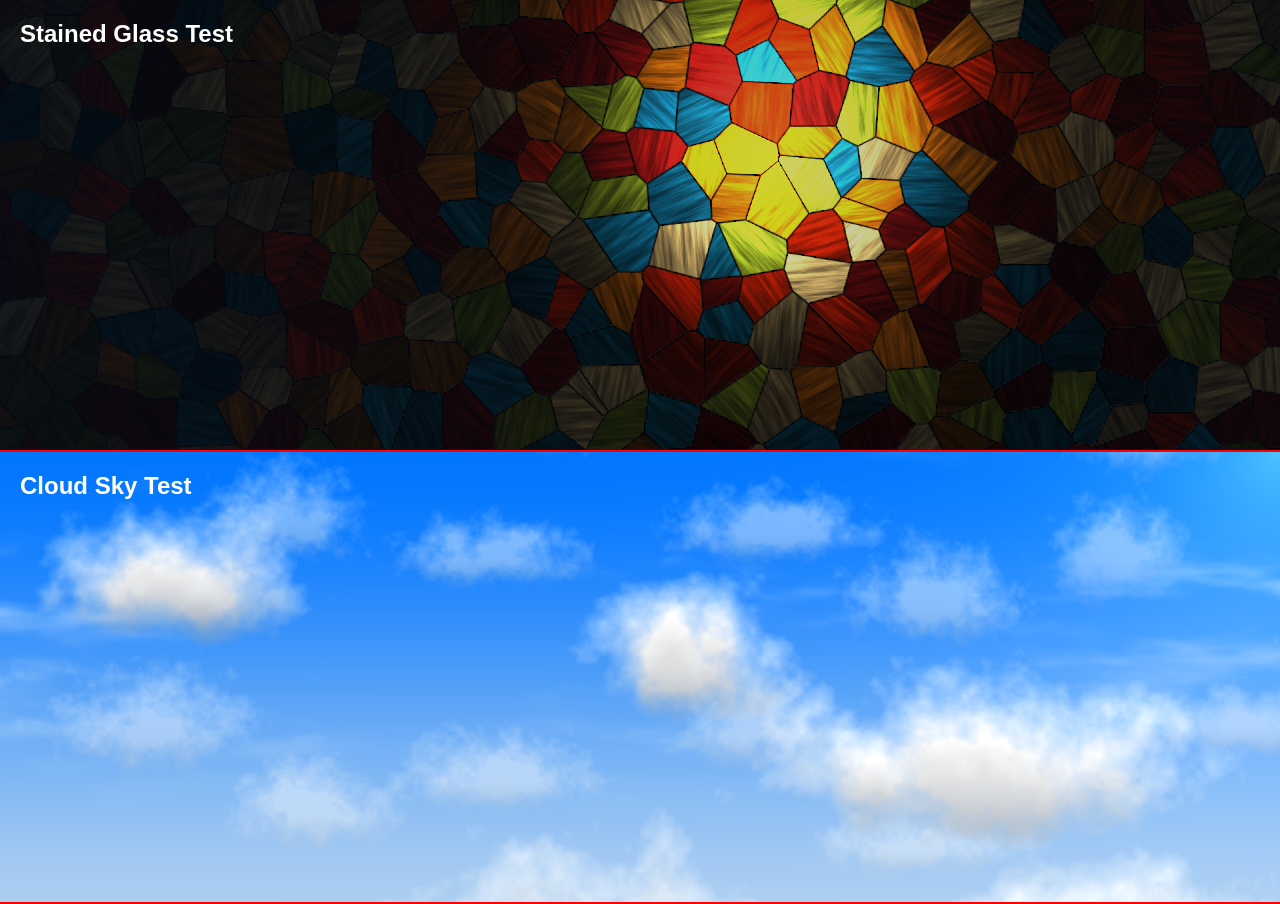
<file: test.html>
<!DOCTYPE html>
<html>
<head>
  <meta charset="utf-8">
  <title>Test Originkit Components</title>
  <link rel="stylesheet" href="stained-glass.css">
  <link rel="stylesheet" href="cloud-sky.css">
  <style>
    body { margin: 0; background: #111; color: #fff; font-family: sans-serif; }
    .box { width: 100vw; height: 50vh; position: relative; border-bottom: 2px solid red; }
    h2 { position: absolute; z-index: 10; top: 20px; left: 20px; margin: 0; }
  </style>
</head>
<body>
  <div class="box" id="hero-box">
    <h2>Stained Glass Test</h2>
    <div class="stained-glass-container" id="stained-glass-test"></div>
  </div>

  <div class="box" id="stats-box">
    <h2>Cloud Sky Test</h2>
    <div class="cloud-sky-container" id="cloud-sky-test">
      <canvas id="cloud-sky-canvas-test" class="cloud-sky-canvas"></canvas>
    </div>
  </div>

  <script src="three.min.js"></script>
  <script src="stained-glass.js"></script>
  <script src="cloud-sky.js"></script>

  <script>
    console.log("Starting test...");
    const heroGlass = document.getElementById('stained-glass-test');
    if (heroGlass && window.initStainedGlass) {
      window.initStainedGlass(heroGlass, {
        palette: ["#FF4D0F", "#FFA51F", "#FFE3A3", "#C6D64B", "#2FA8C8", "#A82820"],
        lead: "#000000",
        lightColor: "#FFF3D6",
        cellSize: 15,
        irregularity: 20,
        leadWidth: 1,
        backlight: 5,
        lightRadius: 3,
        speed: 20,
        contrast: 20
      });
      console.log("initStainedGlass called");
    }

    const statsBox = document.getElementById('stats-box');
    const cloudSkyCanvas = document.getElementById('cloud-sky-canvas-test');
    if (statsBox && cloudSkyCanvas && window.initCloudSky) {
      window.initCloudSky(statsBox, cloudSkyCanvas, {
        background: "#0075FF",
        baseColor: "#B4D2F0",
        accentColor: "#FFFFFF",
        density: 100,
        speed: 64,
        size: 130,
        sun: { x: 100, y: 100, glow: "#FFFFFF" },
        clouds: { cirrus: 100, shadow: 70, softness: 200 },
        pointer: { wind: 300, damping: 50, parallax: 300 }
      });
      console.log("initCloudSky called");
    }
  </script>
</body>
</html>
</file>
<file: cloud-sky.css>
.cloud-sky-container {
  position: absolute;
  inset: 0;
  width: 100%;
  height: 100%;
  overflow: hidden;
  pointer-events: none;
  z-index: 0;
}

.cloud-sky-canvas {
  position: absolute;
  inset: 0;
  display: block;
  width: 100%;
  height: 100%;
  pointer-events: none;
}
</file>
<file: formula-stream.css>
.formula-stream-container {
  position: absolute;
  inset: 0;
  width: 100%;
  height: 100%;
  overflow: hidden;
  pointer-events: none;
  z-index: 0;
  background-color: #060e18;
}

.formula-stream-canvas {
  position: absolute;
  inset: 0;
  display: block;
  width: 100%;
  height: 100%;
  pointer-events: none;
}

/* Very subtle top & bottom edge blend only - keeping the center & right crystal clear for the formulas */
.formula-stream-container::after {
  content: '';
  position: absolute;
  inset: 0;
  background: linear-gradient(180deg, rgba(6, 14, 24, 0.4) 0%, transparent 15%, transparent 85%, rgba(6, 14, 24, 0.6) 100%);
  pointer-events: none;
}
</file>
<file: chalkflow-geometry.css>
/* Originkit Chalkflow Geometry - Background Component */
.chalkflow-container {
  position: absolute;
  inset: 0;
  width: 100%;
  height: 100%;
  overflow: hidden;
  pointer-events: auto;
  z-index: 0;
  background: #071526;
}

.chalkflow-canvas {
  position: absolute;
  inset: 0;
  display: block;
  width: 100%;
  height: 100%;
  pointer-events: auto;
}

#why {
  position: relative;
  overflow: hidden;
  background: #071526;
  color: #ffffff;
}

#why .container {
  position: relative;
  z-index: 1;
}

#why .why-header-box {
  background: linear-gradient(135deg, rgba(10, 24, 46, 0.85) 0%, rgba(6, 16, 32, 0.75) 100%);
  backdrop-filter: blur(24px);
  -webkit-backdrop-filter: blur(24px);
  border: 1px solid rgba(255, 255, 255, 0.18);
  box-shadow: 0 20px 50px rgba(0, 0, 0, 0.55), inset 0 1px 2px rgba(255, 255, 255, 0.25);
  border-radius: 24px;
  padding: 40px 48px 42px;
  max-width: 840px;
  margin: 0 auto;
}

#why .section-label {
  display: inline-block;
  background: rgba(232, 160, 32, 0.16);
  color: #f6c86e;
  border: 1px solid rgba(232, 160, 32, 0.35);
  font-weight: 700;
  letter-spacing: 0.08em;
  text-transform: uppercase;
  font-size: 0.78rem;
  padding: 6px 16px;
  border-radius: 999px;
  margin-bottom: 14px;
}

#why .section-title {
  font-family: 'Playfair Display', serif;
  font-size: clamp(2.3rem, 4.4vw, 3.2rem);
  font-weight: 800;
  color: #ffffff !important;
  -webkit-text-fill-color: #ffffff !important;
  text-shadow: 0 4px 20px rgba(0, 0, 0, 0.8), 0 2px 6px rgba(0, 0, 0, 0.9);
  letter-spacing: -0.015em;
  margin-bottom: 14px;
}

#why .section-title.shimmer-once {
  background: none !important;
  -webkit-background-clip: unset !important;
  -webkit-text-fill-color: #ffffff !important;
  animation: none !important;
}

#why .section-desc {
  color: rgba(220, 232, 248, 0.85);
  max-width: 620px;
  margin: 0 auto;
}

#why .why-grid {
  display: grid;
  grid-template-columns: repeat(2, 1fr);
  gap: 24px;
  margin-top: 48px;
}

#why .why-card {
  background: linear-gradient(135deg, rgba(12, 28, 52, 0.68), rgba(7, 18, 36, 0.58));
  backdrop-filter: blur(16px);
  -webkit-backdrop-filter: blur(16px);
  border: 1px solid rgba(255, 255, 255, 0.12);
  box-shadow: 0 10px 30px rgba(0, 0, 0, 0.4), inset 0 1px 1px rgba(255, 255, 255, 0.15);
  border-radius: var(--radius);
  padding: 32px;
  display: flex;
  gap: 20px;
  align-items: flex-start;
  transition: transform var(--transition), box-shadow var(--transition), border-color var(--transition);
}

#why .why-card:hover {
  transform: translateY(-4px);
  border-color: rgba(232, 160, 32, 0.45);
  box-shadow: 0 16px 40px rgba(0, 0, 0, 0.55), inset 0 1px 1px rgba(255, 255, 255, 0.25);
}

#why .why-icon {
  width: 56px;
  height: 56px;
  border-radius: 14px;
  flex-shrink: 0;
  display: flex;
  align-items: center;
  justify-content: center;
  font-size: 1.4rem;
  color: #fff;
  box-shadow: 0 6px 16px rgba(0, 0, 0, 0.3);
}

#why .why-text h3 {
  font-size: 1.15rem;
  font-weight: 700;
  color: #ffffff;
  margin-bottom: 8px;
}

#why .why-text p {
  font-size: 0.92rem;
  color: rgba(210, 226, 245, 0.82);
  line-height: 1.75;
}

@media (max-width: 768px) {
  #why .why-grid {
    grid-template-columns: 1fr;
  }
}
</file>
<file: stained-glass.css>
.stained-glass-container {
  position: absolute;
  inset: 0;
  width: 100%;
  height: 100%;
  overflow: hidden;
  pointer-events: none;
  z-index: 0;
}

.stained-glass-canvas {
  position: absolute;
  inset: 0;
  display: block;
  width: 100%;
  height: 100%;
  pointer-events: none;
}

/* Subtle vignette to preserve rich stained glass colors and contrast */
.stained-glass-container::after {
  content: '';
  position: absolute;
  inset: 0;
  background: radial-gradient(circle at 75% 50%, transparent 20%, rgba(5, 12, 22, 0.45) 100%),
              linear-gradient(90deg, rgba(5, 12, 22, 0.55) 0%, rgba(5, 12, 22, 0.15) 50%, rgba(5, 12, 22, 0.35) 100%);
  pointer-events: none;
}
</file>
